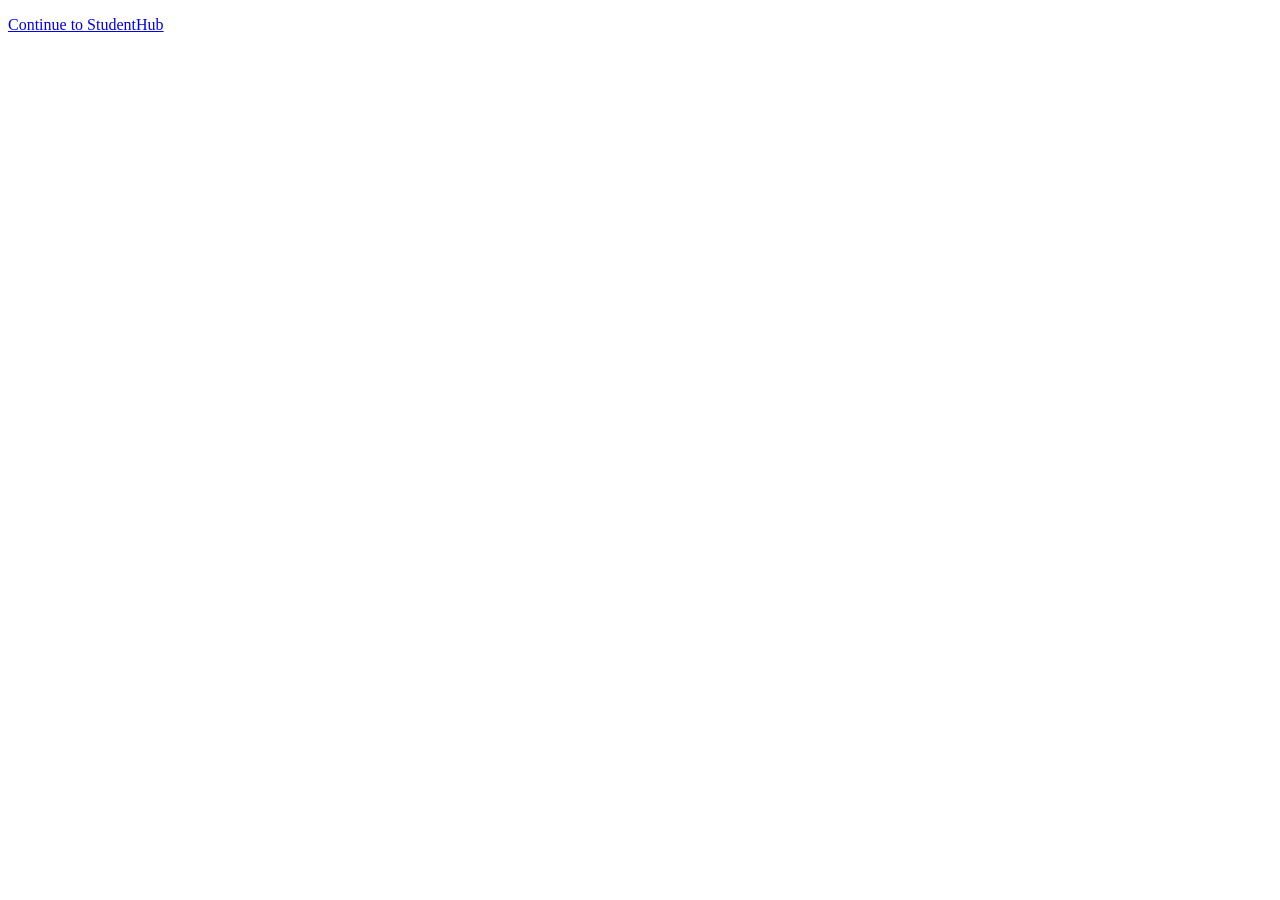
<file: index.html>
<!doctype html>
<html lang="en"><head><meta charset="utf-8"><meta http-equiv="refresh" content="0;url=login.php"><title>StudentHub</title></head><body><p><a href="login.php">Continue to StudentHub</a></p></body></html>
</file>
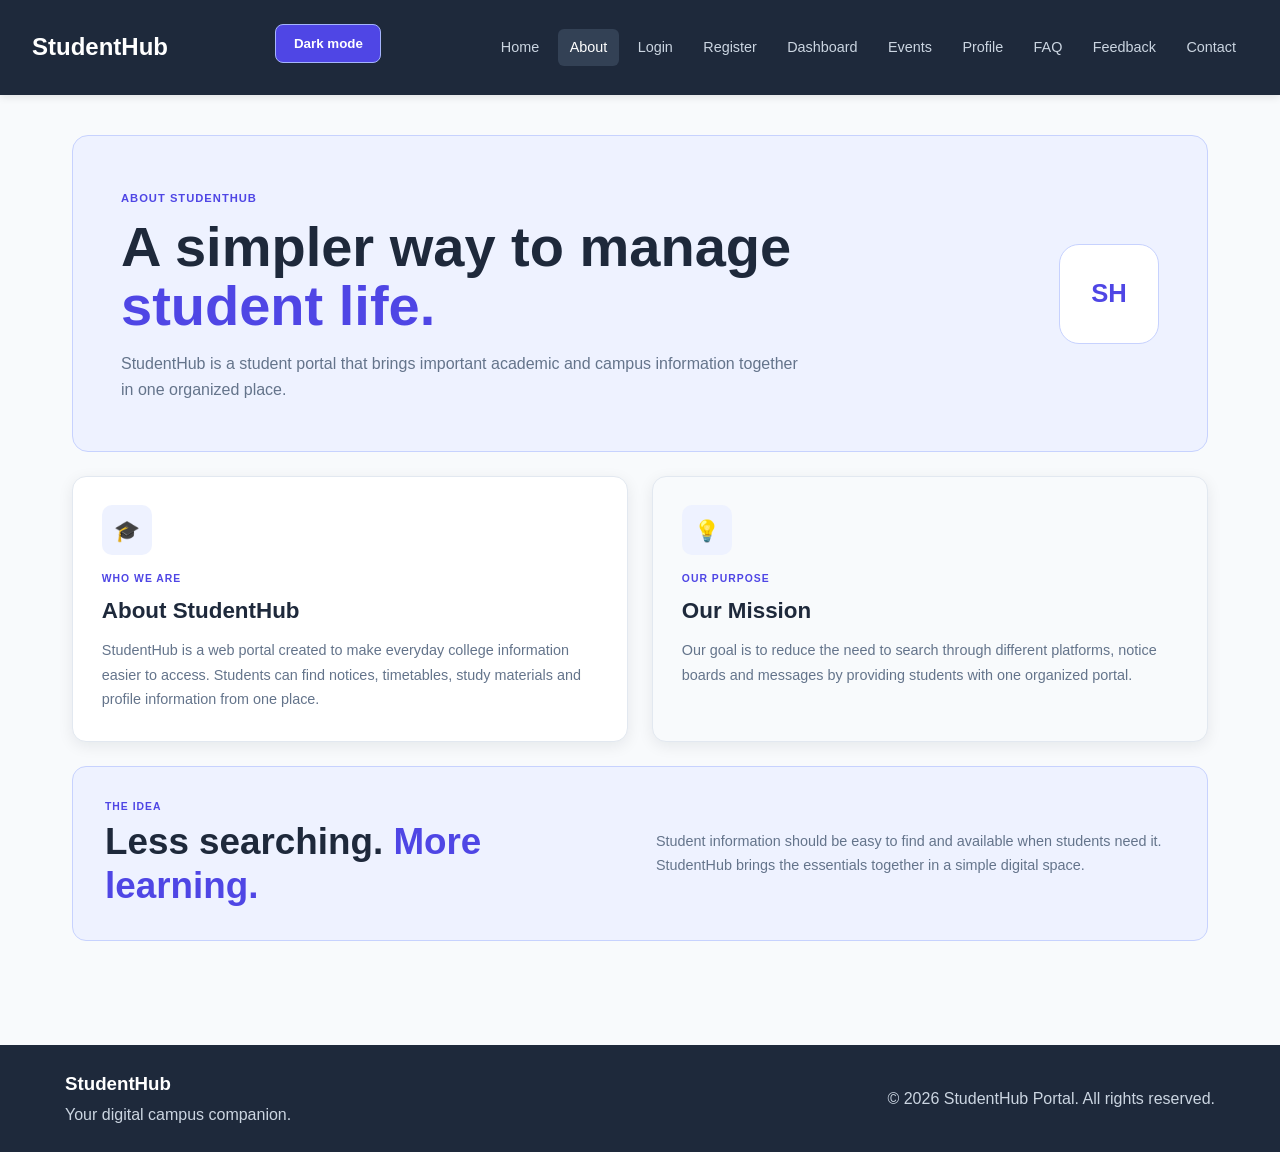
<file: about.html>
<!DOCTYPE html>

<html lang="en">

<head>


<meta charset="UTF-8">
<meta name="viewport" content="width=device-width, initial-scale=1.0">

<title>StudentHub | About</title>

<link rel="stylesheet" href="css/style.css">
    <script src="js/script.js" defer></script>
</head>

<body>


<!-- ================= HEADER ================= -->

<header>

    <h1>StudentHub</h1>

    <div class="header-controls">
        <button type="button" id="theme-toggle" aria-pressed="false" hidden>Dark mode</button>
        <button type="button" id="menu-toggle" aria-controls="main-navigation" aria-expanded="false" hidden>Menu</button>
    </div>
    <nav id="main-navigation" aria-label="Main navigation">

        <ul>
            <li><a href="home.html">Home</a></li>
            <li><a href="about.html" class="active">About</a></li>
            <li><a href="login.php">Login</a></li>
            <li><a href="register.html">Register</a></li>
            <li><a href="dashboard-router.php">Dashboard</a></li>
            <li><a href="events.html">Events</a></li>
            <li><a href="profile.html">Profile</a></li>
            <li><a href="faq.html">FAQ</a></li>
            <li><a href="feedback.html">Feedback</a></li>
        <li><a href="contact.html">Contact</a></li>
        </ul>

    </nav>

</header>


<!-- ================= MAIN ================= -->

<main class="about-main">


    <!-- ================= ABOUT INTRO ================= -->

    <section class="about-hero">

        <div class="about-hero-content">

            <span class="about-label">
                ABOUT STUDENTHUB
            </span>

            <h2>
                A simpler way to manage
                <span>student life.</span>
            </h2>

            <p>
                StudentHub is a student portal that brings
                important academic and campus information
                together in one organized place.
            </p>

        </div>

        <div class="about-logo">
            SH
        </div>

    </section>


    <!-- ================= ABOUT & MISSION ================= -->

    <div class="about-grid">


        <article class="about-card"
                 aria-labelledby="about-heading">

            <div class="about-card-icon">
                🎓
            </div>

            <span class="card-label">
                WHO WE ARE
            </span>

            <h3 id="about-heading">
                About StudentHub
            </h3>

            <p>
                StudentHub is a web portal created to make
                everyday college information easier to access.
                Students can find notices, timetables, study
                materials and profile information from one place.
            </p>

        </article>


        <section class="about-card mission-card"
                 aria-labelledby="mission-heading">

            <div class="about-card-icon">
                💡
            </div>

            <span class="card-label">
                OUR PURPOSE
            </span>

            <h3 id="mission-heading">
                Our Mission
            </h3>

            <p>
                Our goal is to reduce the need to search through
                different platforms, notice boards and messages
                by providing students with one organized portal.
            </p>

        </section>


    </div>


    <!-- ================= IDEA SECTION ================= -->

    <section class="about-highlight">

        <div>

            <span class="card-label">
                THE IDEA
            </span>

            <h3>
                Less searching.
                <span>More learning.</span>
            </h3>

        </div>

        <p>
            Student information should be easy to find and
            available when students need it. StudentHub brings
            the essentials together in a simple digital space.
        </p>

    </section>


</main>


<!-- ================= FOOTER ================= -->

<footer>

    <div class="footer-content">

        <div>

            <h3>StudentHub</h3>

            <p>
                Your digital campus companion.
            </p>

        </div>

        <div>

            <p>
                &copy; 2026 StudentHub Portal.
                All rights reserved.
            </p>

        </div>

    </div>

</footer>

</body>

</html>
</file>
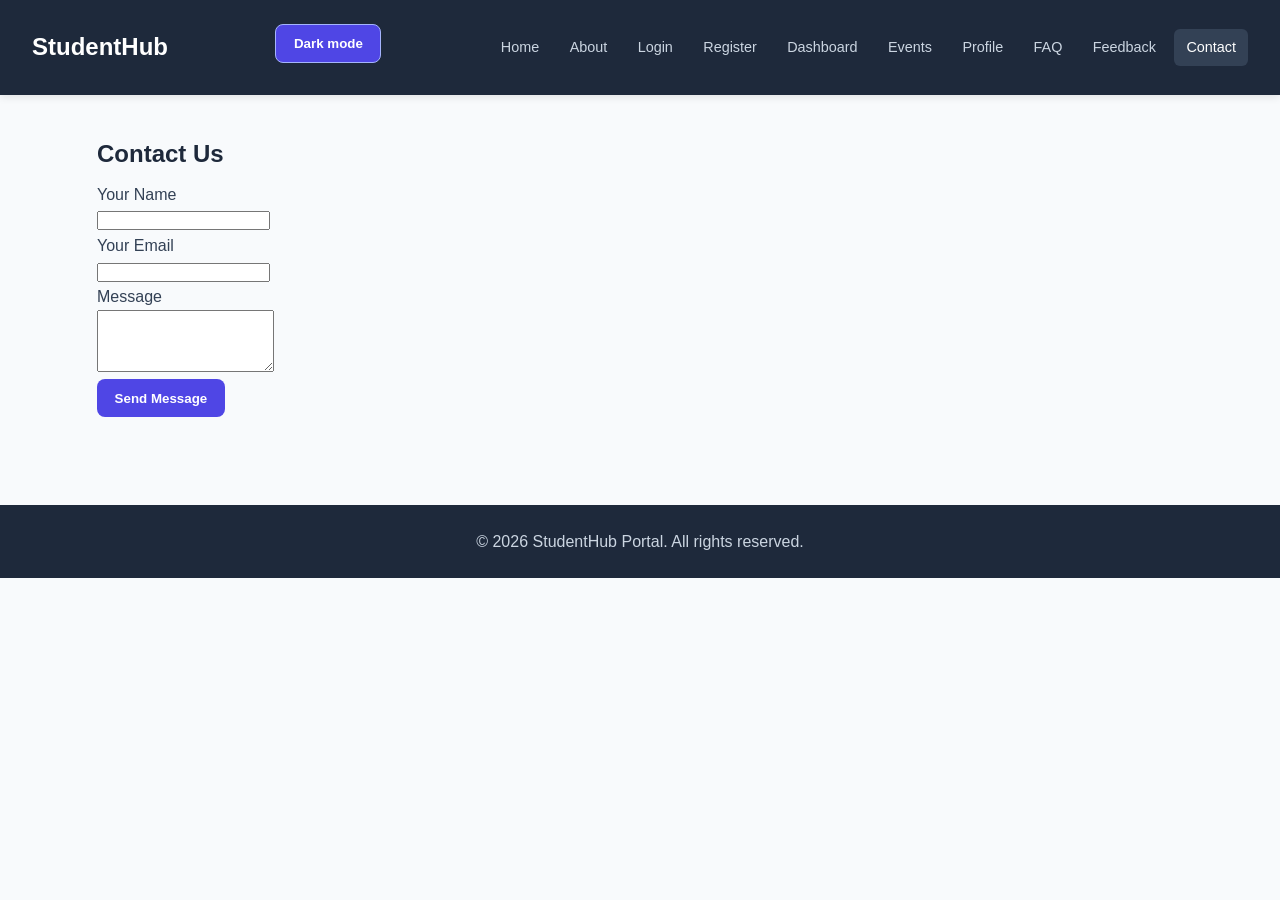
<file: contact.html>
<!DOCTYPE html>
<html lang="en">
<head>
  <meta charset="UTF-8">
  <meta name="viewport" content="width=device-width, initial-scale=1.0">
  <title>StudentHub | Contact</title>
    <script src="js/script.js" defer></script>
    <link rel="stylesheet" href="css/style.css">
</head>
<body>

  <header>
    <h1>StudentHub</h1>
    <div class="header-controls">
        <button type="button" id="theme-toggle" aria-pressed="false" hidden>Dark mode</button>
        <button type="button" id="menu-toggle" aria-controls="main-navigation" aria-expanded="false" hidden>Menu</button>
    </div>
    <nav id="main-navigation" aria-label="Main navigation">
      <ul>
        <li><a href="home.html">Home</a></li>
        <li><a href="about.html">About</a></li>
        <li><a href="login.php">Login</a></li>
        <li><a href="register.html">Register</a></li>
        <li><a href="dashboard-router.php">Dashboard</a></li>
        <li><a href="events.html">Events</a></li>
        <li><a href="profile.html">Profile</a></li>
        <li><a href="faq.html">FAQ</a></li>
        <li><a href="feedback.html">Feedback</a></li>   
      <li><a href="contact.html" class="active">Contact</a></li>
        </ul>
    </nav>
  </header>

  <main>
    <section aria-labelledby="contact-heading">
      <h2 id="contact-heading">Contact Us</h2>
      <form>
        <div>
          <label for="contact-name">Your Name</label><br>
          <input type="text" id="contact-name" name="name" required>
        </div>
        <div>
          <label for="contact-email">Your Email</label><br>
          <input type="email" id="contact-email" name="email" required>
        </div>
        <div>
          <label for="contact-message">Message</label><br>
          <textarea id="contact-message" name="message" rows="4" required></textarea>
        </div>
        <button type="submit">Send Message</button>
      </form>
    </section>
  </main>

  <footer>
    <p>&copy; 2026 StudentHub Portal. All rights reserved.</p>
  </footer>

</body>
</html>
</file>
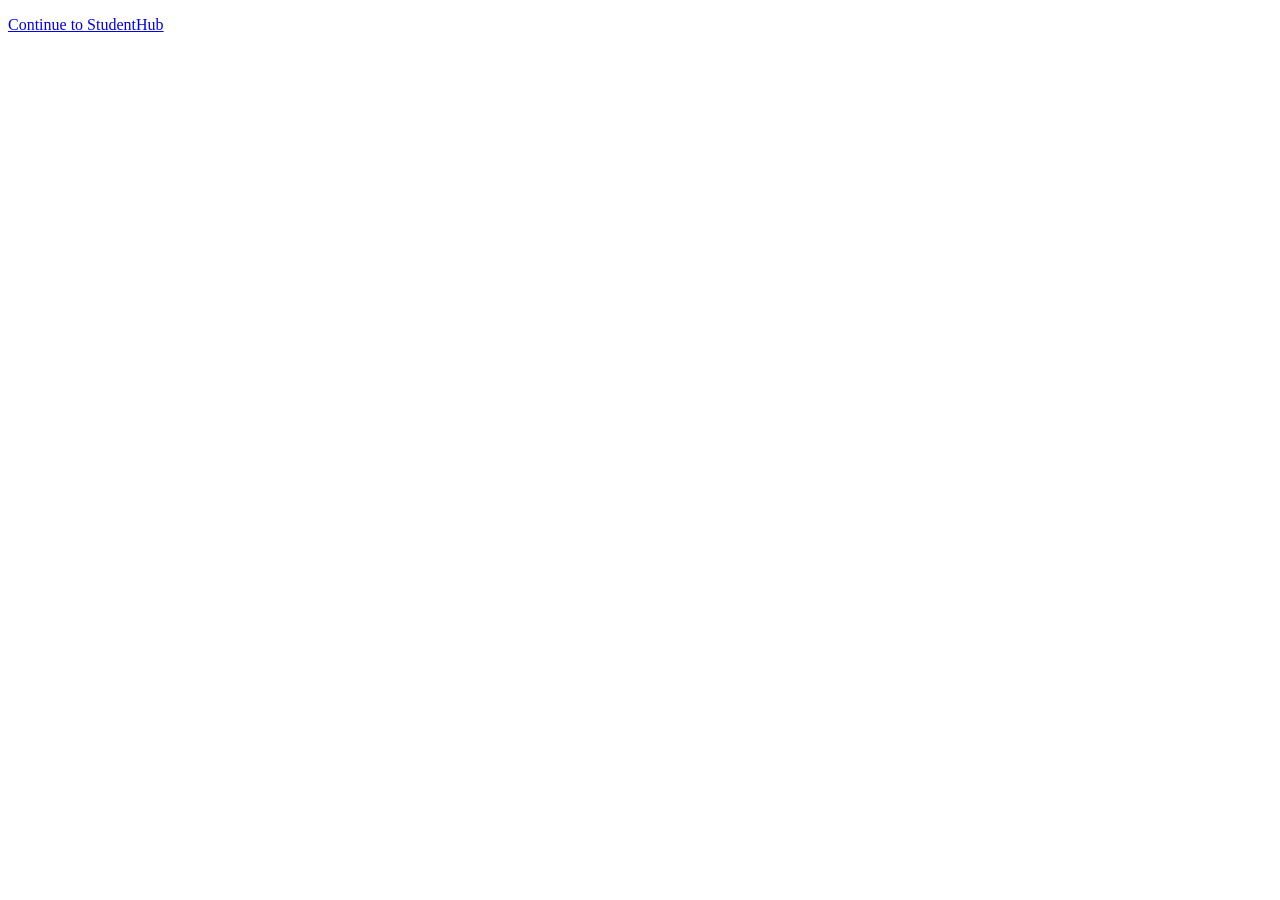
<file: dashboard.html>
<!doctype html>
<html lang="en"><head><meta charset="utf-8"><meta http-equiv="refresh" content="0;url=dashboard-router.php"><title>StudentHub</title></head><body><p><a href="dashboard-router.php">Continue to StudentHub</a></p></body></html>
</file>
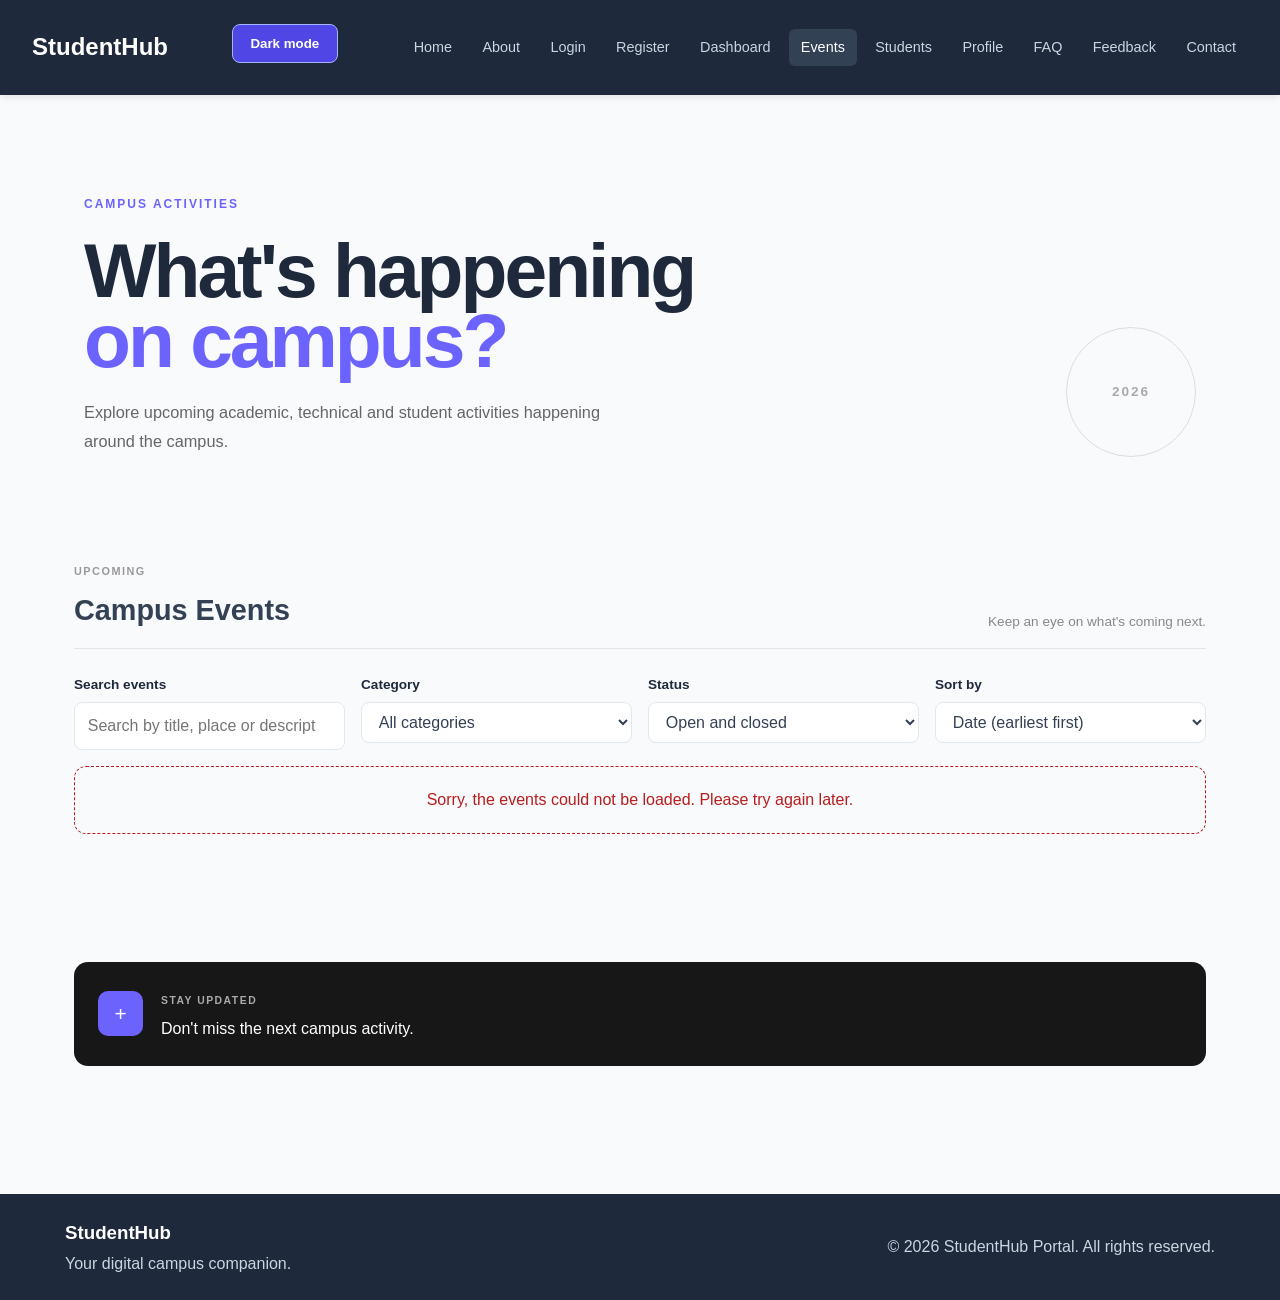
<file: events.html>
<!DOCTYPE html>

<html lang="en">

<head>
    <meta charset="UTF-8">
    <meta name="viewport" content="width=device-width, initial-scale=1.0">

    <title>StudentHub | Events</title>

    <link rel="stylesheet" href="css/style.css">
    <script src="js/script.js" defer></script>
    <script type="module" src="js/events.js"></script>
</head>

<body>

<!-- ================= HEADER ================= -->

<header>
    <h1>StudentHub</h1>

    <div class="header-controls">
        <button type="button" id="theme-toggle" aria-pressed="false" hidden>Dark mode</button>
        <button type="button" id="menu-toggle" aria-controls="main-navigation" aria-expanded="false" hidden>Menu</button>
    </div>
    <nav id="main-navigation" aria-label="Main navigation">
        <ul>
            <li><a href="home.html">Home</a></li>
            <li><a href="about.html">About</a></li>
            <li><a href="login.php">Login</a></li>
            <li><a href="register.html">Register</a></li>
            <li><a href="dashboard-router.php">Dashboard</a></li>
            <li><a href="events.html" class="active">Events</a></li>
            <li><a href="students.html">Students</a></li>
            <li><a href="profile.html">Profile</a></li>
            <li><a href="faq.html">FAQ</a></li>
            <li><a href="feedback.html">Feedback</a></li>
            <li><a href="contact.html">Contact</a></li>
        </ul>
    </nav>
</header>

<!-- ================= MAIN ================= -->

<main class="events-main">

    <section class="events-intro">
        <div>
            <span class="events-label">CAMPUS ACTIVITIES</span>
            <h2>
                What's happening<br>
                <span>on campus?</span>
            </h2>
            <p>
                Explore upcoming academic, technical and student
                activities happening around the campus.
            </p>
        </div>
        <div class="events-mark">2026</div>
    </section>

    <section class="events-section" aria-labelledby="events-heading">

        <div class="events-heading">
            <div>
                <span>UPCOMING</span>
                <h3 id="events-heading">Campus Events</h3>
            </div>
            <p>Keep an eye on what's coming next.</p>
        </div>

        <div class="events-controls">
            <div class="control-group">
                <label for="event-search">Search events</label>
                <input type="search" id="event-search" placeholder="Search by title, place or description">
            </div>

            <div class="control-group">
                <label for="event-category">Category</label>
                <select id="event-category">
                    <option value="all">All categories</option>
                </select>
            </div>

            <div class="control-group">
                <label for="event-status">Status</label>
                <select id="event-status"><option value="all">Open and closed</option><option value="open">Open</option><option value="closed">Closed</option></select>
            </div>

            <div class="control-group">
                <label for="event-sort">Sort by</label>
                <select id="event-sort">
                    <option value="date-asc">Date (earliest first)</option>
                    <option value="date-desc">Date (latest first)</option>
                    <option value="title-asc">Title (A to Z)</option>
                    <option value="title-desc">Title (Z to A)</option>
                </select>
            </div>
        </div>

        <p id="events-count" aria-live="polite"></p>
        <p id="data-notice" class="data-notice" aria-live="polite"></p>

        <div class="events-grid" id="events-container"></div>

        <nav id="pagination" class="pagination" aria-label="Events pages"></nav>

    </section>

    <section class="events-note">
        <div class="events-note-icon">+</div>
        <div>
            <span>STAY UPDATED</span>
            <h3>Don't miss the next campus activity.</h3>
        </div>
    </section>

</main>

<!-- ================= FOOTER ================= -->

<footer>
    <div class="footer-content">
        <div>
            <h3>StudentHub</h3>
            <p>Your digital campus companion.</p>
        </div>
        <div>
            <p>
                &copy; 2026 StudentHub Portal.
                All rights reserved.
            </p>
        </div>
    </div>
</footer>

</body>
</html>
</file>
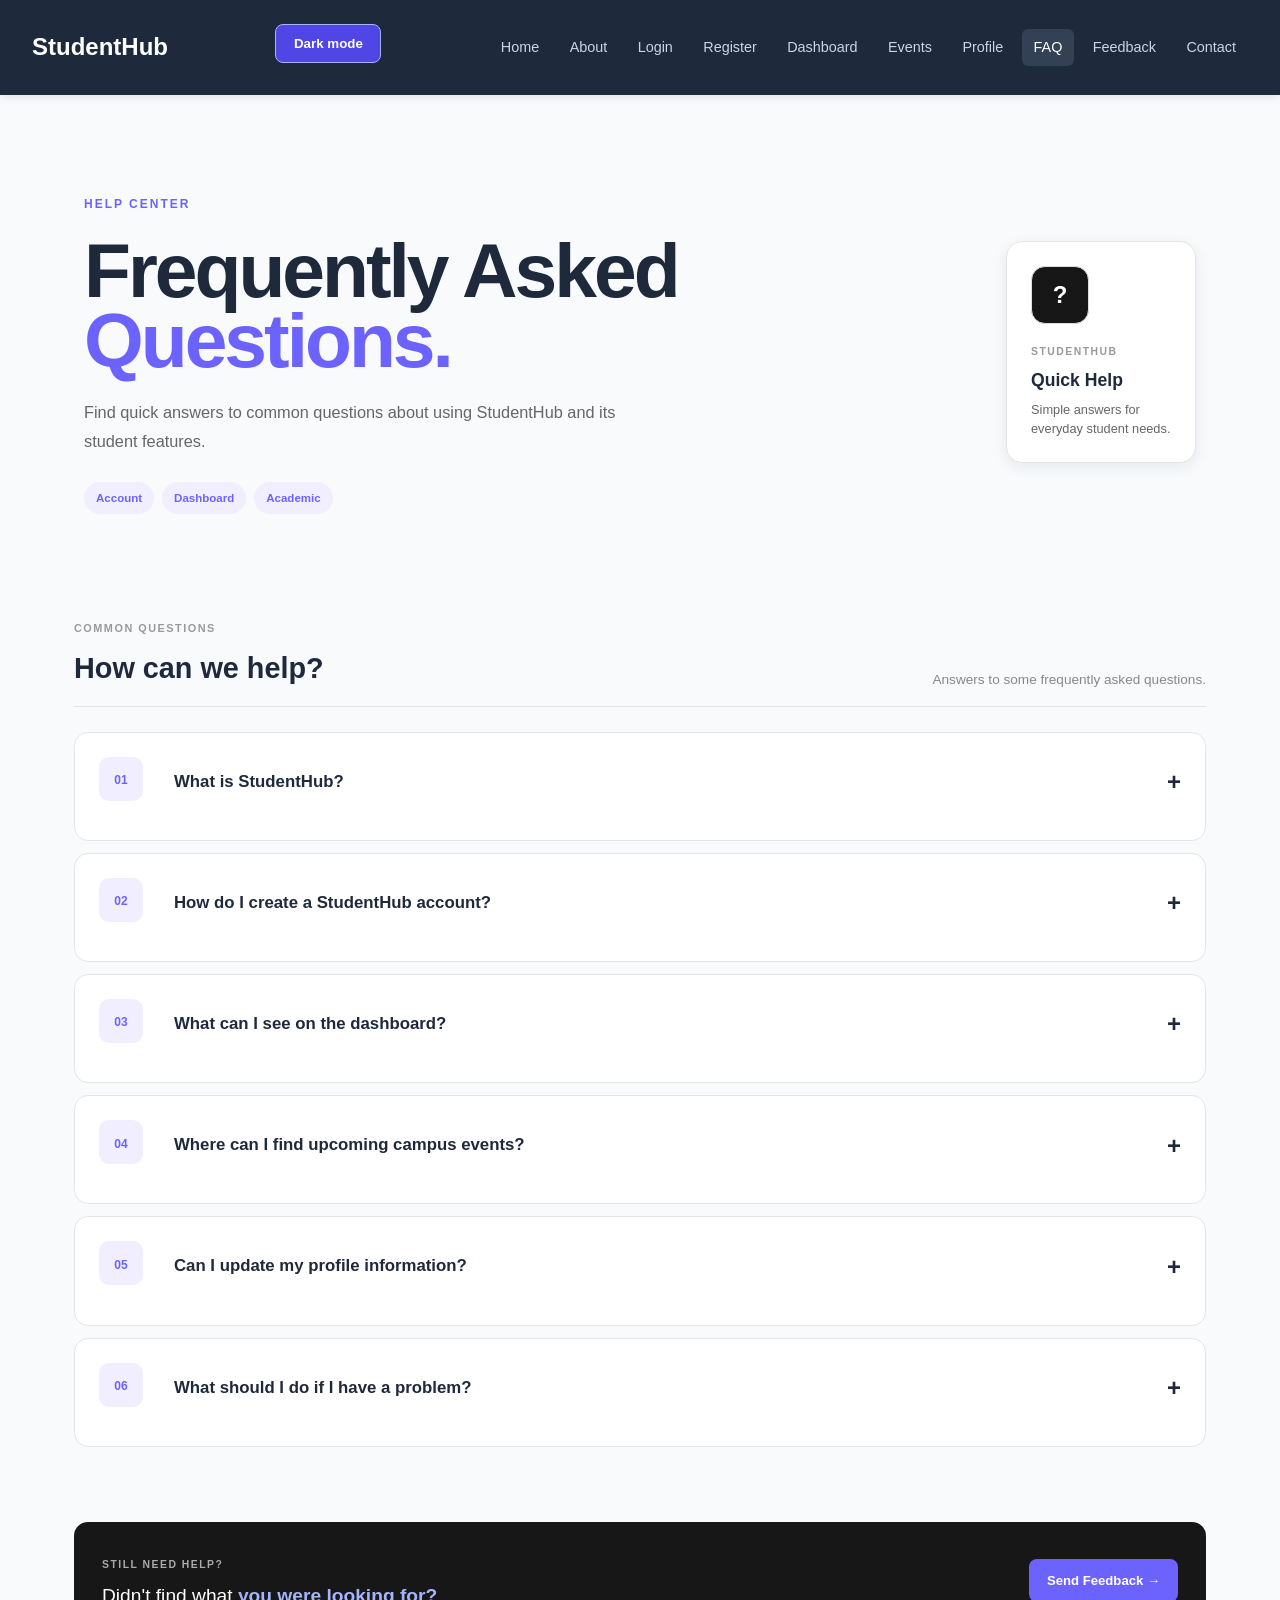
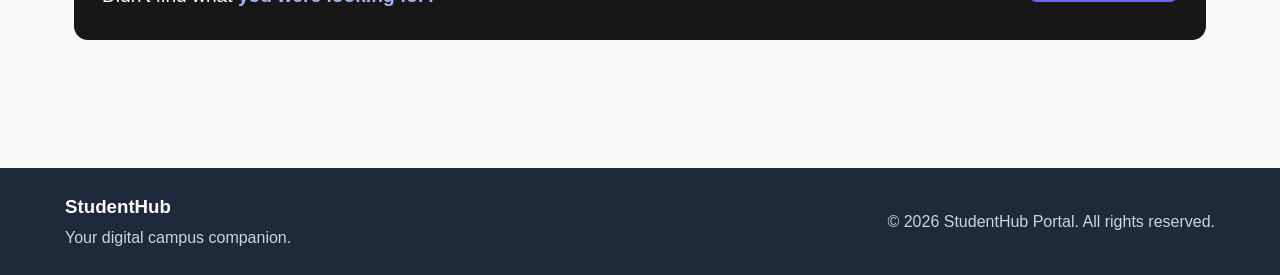
<file: faq.html>
<!DOCTYPE html>

<html lang="en">

<head>
    <meta charset="UTF-8">
    <meta name="viewport" content="width=device-width, initial-scale=1.0">


<title>StudentHub | FAQ</title>

<link rel="stylesheet" href="css/style.css">
    <script src="js/script.js" defer></script>
</head>

<body>


<!-- ================= HEADER ================= -->

<header>

    <h1>StudentHub</h1>

    <div class="header-controls">
        <button type="button" id="theme-toggle" aria-pressed="false" hidden>Dark mode</button>
        <button type="button" id="menu-toggle" aria-controls="main-navigation" aria-expanded="false" hidden>Menu</button>
    </div>
    <nav id="main-navigation" aria-label="Main navigation">
        <ul>
            <li><a href="home.html">Home</a></li>
            <li><a href="about.html">About</a></li>
            <li><a href="login.php">Login</a></li>
            <li><a href="register.html">Register</a></li>
            <li><a href="dashboard-router.php">Dashboard</a></li>
            <li><a href="events.html">Events</a></li>
            <li><a href="profile.html">Profile</a></li>
            <li><a href="faq.html" class="active">FAQ</a></li>
            <li><a href="feedback.html">Feedback</a></li>
        <li><a href="contact.html">Contact</a></li>
        </ul>
    </nav>

</header>


<!-- ================= MAIN ================= -->

<main class="faq-main">


    <!-- ================= FAQ INTRO ================= -->

    <section class="faq-intro">

        <div class="faq-intro-content">

            <span class="faq-label">
                HELP CENTER
            </span>

            <h2>
                Frequently Asked
                <span>Questions.</span>
            </h2>

            <p>
                Find quick answers to common questions about
                using StudentHub and its student features.
            </p>

            <div class="faq-categories">
                <span>Account</span>
                <span>Dashboard</span>
                <span>Academic</span>
            </div>

        </div>


        <div class="faq-side-info">

            <div class="faq-mark">
                ?
            </div>

            <span>STUDENTHUB</span>

            <strong>Quick Help</strong>

            <p>
                Simple answers for everyday student needs.
            </p>

        </div>

    </section>


    <!-- ================= FAQ QUESTIONS ================= -->

    <section class="faq-section" aria-labelledby="faq-heading">

        <div class="faq-heading">

            <div>
                <span>COMMON QUESTIONS</span>

                <h3 id="faq-heading">
                    How can we help?
                </h3>
            </div>

            <p>
                Answers to some frequently asked questions.
            </p>

        </div>


        <div class="faq-list">


            <!-- FAQ 1 -->

            <article class="faq-item">

                <div class="faq-number">
                    01
                </div>

                <div class="faq-question"><h3><button class="faq-toggle" type="button" aria-expanded="true" aria-controls="faq-answer-1" id="faq-question-1">What is StudentHub?<span class="faq-symbol" aria-hidden="true">−</span></button></h3>
                    <p id="faq-answer-1">StudentHub is a digital campus companion that
                        helps students access important academic
                        information and campus activities in one place.</p></div>

            </article>


            <!-- FAQ 2 -->

            <article class="faq-item">

                <div class="faq-number">
                    02
                </div>

                <div class="faq-question"><h3><button class="faq-toggle" type="button" aria-expanded="true" aria-controls="faq-answer-2" id="faq-question-2">How do I create a StudentHub account?<span class="faq-symbol" aria-hidden="true">−</span></button></h3>
                    <p id="faq-answer-2">Open the Register page from the navigation menu,
                        enter your student information and submit the
                        registration form.</p></div>

            </article>


            <!-- FAQ 3 -->

            <article class="faq-item">

                <div class="faq-number">
                    03
                </div>

                <div class="faq-question"><h3><button class="faq-toggle" type="button" aria-expanded="true" aria-controls="faq-answer-3" id="faq-question-3">What can I see on the dashboard?<span class="faq-symbol" aria-hidden="true">−</span></button></h3>
                    <p id="faq-answer-3">The dashboard provides quick access to student
                        notices, timetable information and study
                        materials.</p></div>

            </article>


            <!-- FAQ 4 -->

            <article class="faq-item">

                <div class="faq-number">
                    04
                </div>

                <div class="faq-question"><h3><button class="faq-toggle" type="button" aria-expanded="true" aria-controls="faq-answer-4" id="faq-question-4">Where can I find upcoming campus events?<span class="faq-symbol" aria-hidden="true">−</span></button></h3>
                    <p id="faq-answer-4">Visit the Events page to view upcoming
                        technical activities, competitions and other
                        campus events.</p></div>

            </article>


            <!-- FAQ 5 -->

            <article class="faq-item">

                <div class="faq-number">
                    05
                </div>

                <div class="faq-question"><h3><button class="faq-toggle" type="button" aria-expanded="true" aria-controls="faq-answer-5" id="faq-question-5">Can I update my profile information?<span class="faq-symbol" aria-hidden="true">−</span></button></h3>
                    <p id="faq-answer-5">Yes. Open the Profile page and use the
                        Update Information section to edit your
                        basic student details.</p></div>

            </article>


            <!-- FAQ 6 -->

            <article class="faq-item">

                <div class="faq-number">
                    06
                </div>

                <div class="faq-question"><h3><button class="faq-toggle" type="button" aria-expanded="true" aria-controls="faq-answer-6" id="faq-question-6">What should I do if I have a problem?<span class="faq-symbol" aria-hidden="true">−</span></button></h3>
                    <p id="faq-answer-6">If you cannot find an answer here, visit the
                        Feedback page and send your question or feedback
                        to the StudentHub team.</p></div>

            </article>

        </div>

    </section>


    <!-- ================= STILL NEED HELP ================= -->

    <section class="faq-help">

        <div>

            <span>
                STILL NEED HELP?
            </span>

            <h3>
                Didn't find what
                <strong>you were looking for?</strong>
            </h3>

        </div>

        <a href="feedback.html" class="faq-help-button">
            Send Feedback →
        </a>

    </section>


</main>


<!-- ================= FOOTER ================= -->

<footer>

    <div class="footer-content">

        <div>

            <h3>StudentHub</h3>

            <p>
                Your digital campus companion.
            </p>

        </div>

        <div>

            <p>
                &copy; 2026 StudentHub Portal.
                All rights reserved.
            </p>

        </div>

    </div>

</footer>

</body>

</html>
</file>
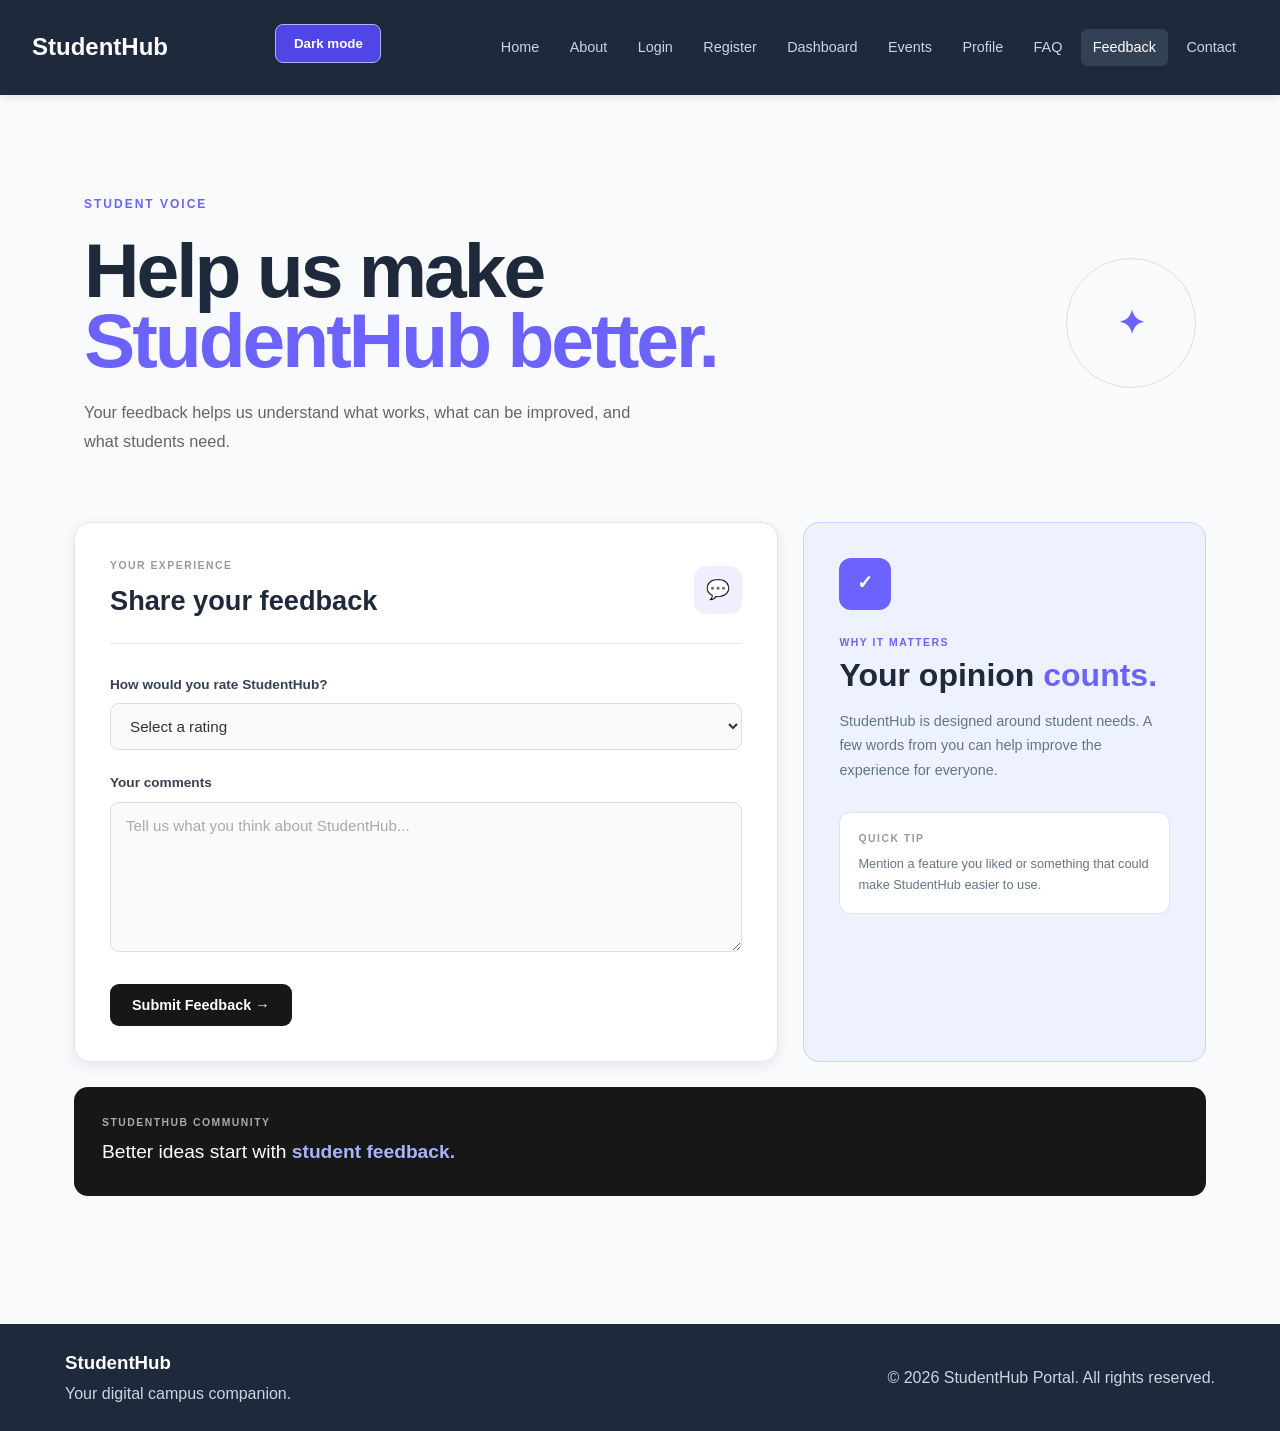
<file: feedback.html>
<!DOCTYPE html>

<html lang="en">

<head>
    <meta charset="UTF-8">
    <meta name="viewport" content="width=device-width, initial-scale=1.0">


<title>StudentHub | Feedback</title>

<link rel="stylesheet" href="css/style.css">
    <script src="js/script.js" defer></script>
</head>

<body>


<!-- ================= HEADER ================= -->

<header>

    <h1>StudentHub</h1>

    <div class="header-controls">
        <button type="button" id="theme-toggle" aria-pressed="false" hidden>Dark mode</button>
        <button type="button" id="menu-toggle" aria-controls="main-navigation" aria-expanded="false" hidden>Menu</button>
    </div>
    <nav id="main-navigation" aria-label="Main navigation">
        <ul>
            <li><a href="home.html">Home</a></li>
            <li><a href="about.html">About</a></li>
            <li><a href="login.php">Login</a></li>
            <li><a href="register.html">Register</a></li>
            <li><a href="dashboard-router.php">Dashboard</a></li>
            <li><a href="events.html">Events</a></li>
            <li><a href="profile.html">Profile</a></li>
            <li><a href="faq.html">FAQ</a></li>
            <li><a href="feedback.html" class="active">Feedback</a></li>
        <li><a href="contact.html">Contact</a></li>
        </ul>
    </nav>

</header>


<!-- ================= MAIN ================= -->

<main class="feedback-main">

    <!-- INTRO -->

    <section class="feedback-intro">

        <div>

            <span class="feedback-label">
                STUDENT VOICE
            </span>

            <h2>
                Help us make
                <span>StudentHub better.</span>
            </h2>

            <p>
                Your feedback helps us understand what works,
                what can be improved, and what students need.
            </p>

        </div>

        <div class="feedback-mark">
            ✦
        </div>

    </section>


    <!-- FEEDBACK LAYOUT -->

    <div class="feedback-layout">


        <!-- FORM -->

        <section class="feedback-card">

            <div class="feedback-card-heading">

                <div>
                    <span>YOUR EXPERIENCE</span>

                    <h3>Share your feedback</h3>
                </div>

                <span class="feedback-icon">💬</span>

            </div>


            <form class="feedback-form">

                <!-- Rating -->

                <div class="rating-section">

                    <label for="feedback-rating">
                        How would you rate StudentHub?
                    </label>

                    <select
                        id="feedback-rating"
                        name="rating"
                        required
                    >
                        <option value="">Select a rating</option>
                        <option value="5">Excellent</option>
                        <option value="4">Good</option>
                        <option value="3">Average</option>
                        <option value="2">Poor</option>
                    </select>

                </div>


                <!-- Comments -->

                <div>

                    <label for="feedback-comments">
                        Your comments
                    </label>

                    <textarea
                        id="feedback-comments"
                        name="comments"
                        rows="6"
                        placeholder="Tell us what you think about StudentHub..."
                        required
                    ></textarea>

                </div>


                <button type="submit" class="feedback-submit">
                    Submit Feedback →
                </button>

            </form>

        </section>


        <!-- SIDE INFORMATION -->

        <aside class="feedback-side">

            <div class="feedback-side-icon">
                ✓
            </div>

            <span>WHY IT MATTERS</span>

            <h3>
                Your opinion
                <strong>counts.</strong>
            </h3>

            <p>
                StudentHub is designed around student needs.
                A few words from you can help improve the
                experience for everyone.
            </p>


            <div class="feedback-note">

                <span>QUICK TIP</span>

                <p>
                    Mention a feature you liked or something
                    that could make StudentHub easier to use.
                </p>

            </div>

        </aside>

    </div>


    <!-- BOTTOM MESSAGE -->

    <section class="feedback-bottom">

        <span>STUDENTHUB COMMUNITY</span>

        <h3>
            Better ideas start with
            <strong>student feedback.</strong>
        </h3>

    </section>

</main>


<!-- ================= FOOTER ================= -->

<footer>

    <div class="footer-content">

        <div>
            <h3>StudentHub</h3>

            <p>
                Your digital campus companion.
            </p>
        </div>

        <div>
            <p>
                &copy; 2026 StudentHub Portal.
                All rights reserved.
            </p>
        </div>

    </div>

</footer>

</body>

</html>
</file>
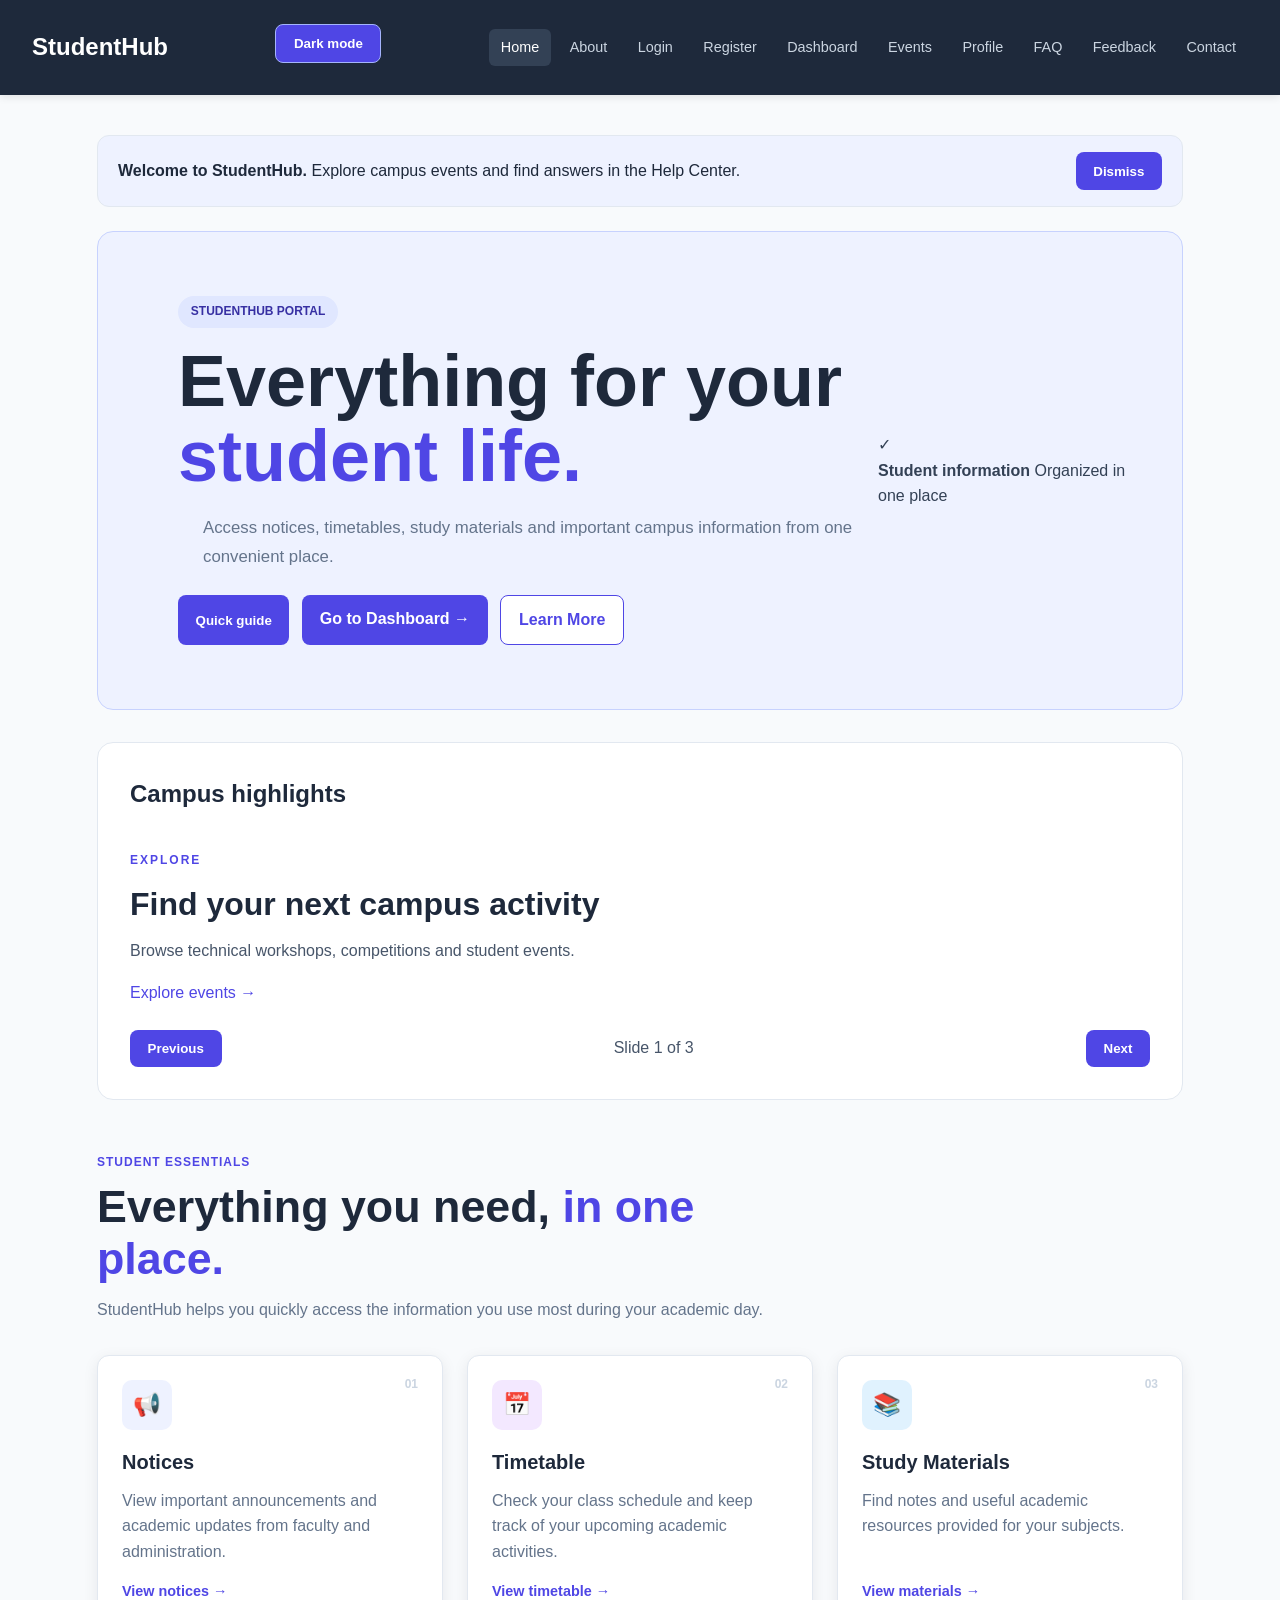
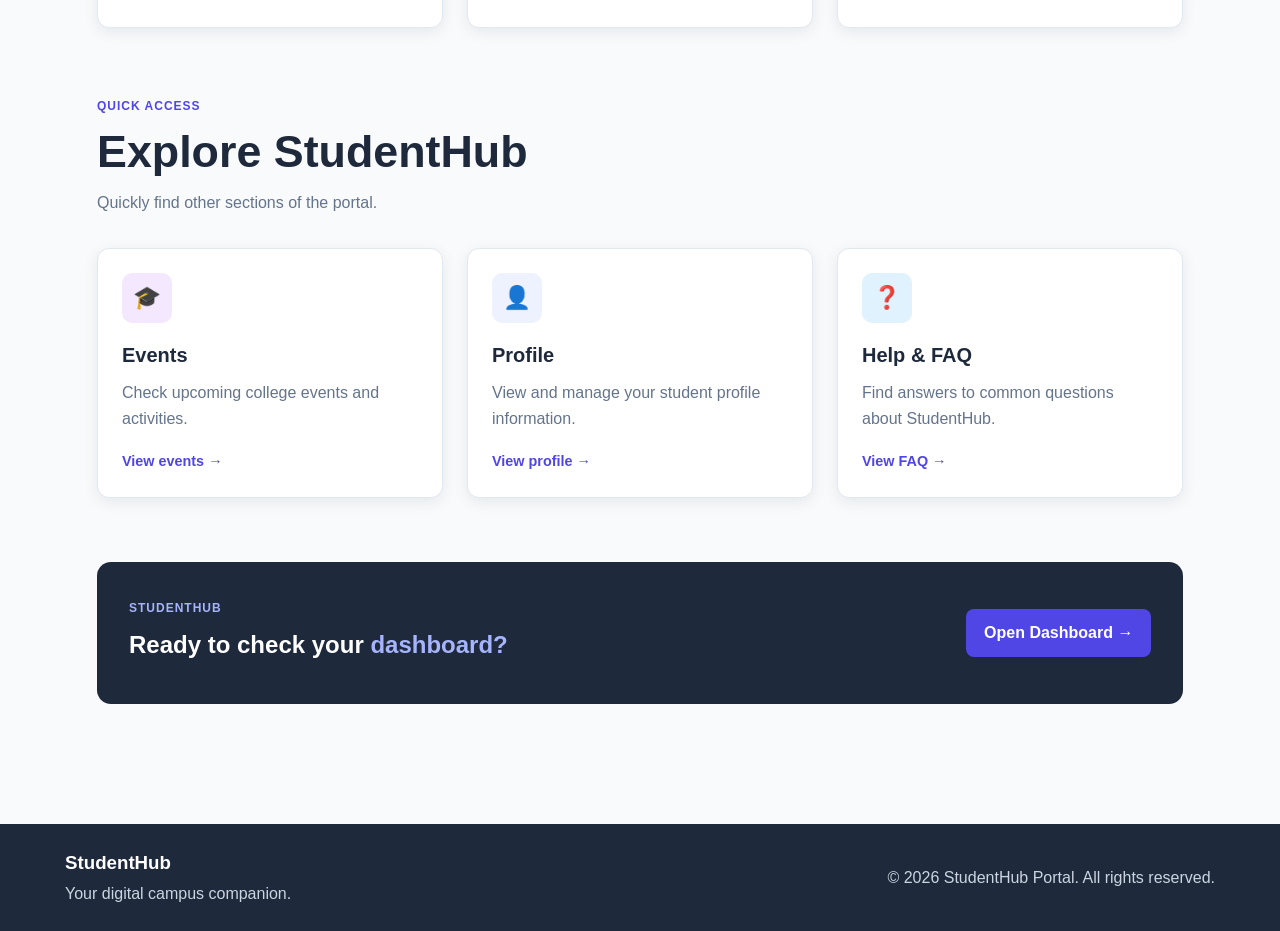
<file: home.html>
<!DOCTYPE html>

<html lang="en">

<head>
    <meta charset="UTF-8">
    <meta name="viewport" content="width=device-width, initial-scale=1.0">


<title>StudentHub | Home</title>

<link rel="stylesheet" href="css/style.css">
    <script src="js/script.js" defer></script>
</head>

<body>


<!-- ================= HEADER ================= -->

<header>
    <h1>StudentHub</h1>

    <div class="header-controls">
        <button type="button" id="theme-toggle" aria-pressed="false" hidden>Dark mode</button>
        <button type="button" id="menu-toggle" aria-controls="main-navigation" aria-expanded="false" hidden>Menu</button>
    </div>
    <nav id="main-navigation" aria-label="Main navigation">
        <ul>
            <li><a href="home.html" class="active">Home</a></li>
            <li><a href="about.html">About</a></li>
            <li><a href="login.php">Login</a></li>
            <li><a href="register.html">Register</a></li>
            <li><a href="dashboard-router.php">Dashboard</a></li>
            <li><a href="events.html">Events</a></li>
            <li><a href="profile.html">Profile</a></li>
            <li><a href="faq.html">FAQ</a></li>
            <li><a href="feedback.html">Feedback</a></li>
        <li><a href="contact.html">Contact</a></li>
        </ul>
    </nav>
</header>


<!-- ================= MAIN CONTENT ================= -->

<main>
    <aside class="notification-banner" id="welcome-notice" aria-label="StudentHub notice">
        <p><strong>Welcome to StudentHub.</strong> Explore campus events and find answers in the Help Center.</p>
        <button type="button" id="dismiss-notice" aria-label="Dismiss welcome notice" hidden>Dismiss</button>
    </aside>

    <!-- ================= HERO ================= -->

    <section class="hero home-hero">

        <div class="hero-content">

            <span class="hero-badge">
                STUDENTHUB PORTAL
            </span>

            <h2>
                Everything for your
                <span>student life.</span>
            </h2>

            <p>
                Access notices, timetables, study materials and
                important campus information from one convenient place.
            </p>

            <div class="hero-actions">
                <button type="button" id="open-guide" aria-haspopup="dialog" hidden>Quick guide</button>

                <a href="dashboard-router.php" class="btn">
                    Go to Dashboard →
                </a>

                <a href="about.html" class="btn btn-secondary">
                    Learn More
                </a>

            </div>

        </div>


        <!-- Small information card -->

        <div class="hero-floating-card">

            <div class="floating-icon">
                ✓
            </div>

            <div>
                <strong>Student information</strong>
                <span>Organized in one place</span>
            </div>

        </div>

    </section>


    <section class="campus-slider" aria-labelledby="highlights-heading" aria-roledescription="carousel">
        <h2 id="highlights-heading">Campus highlights</h2>
        <div id="highlight-slides">
            <article class="highlight-slide" role="group" aria-roledescription="slide" aria-label="1 of 3">
                <span class="slide-tag">EXPLORE</span><h3>Find your next campus activity</h3>
                <p>Browse technical workshops, competitions and student events.</p><a href="events.html">Explore events &rarr;</a>
            </article>
            <article class="highlight-slide" role="group" aria-roledescription="slide" aria-label="2 of 3">
                <span class="slide-tag">ORGANIZE</span><h3>Your academic day in one place</h3>
                <p>Check the dashboard for notices, timetable information and study materials.</p><a href="dashboard-router.php">Open dashboard &rarr;</a>
            </article>
            <article class="highlight-slide" role="group" aria-roledescription="slide" aria-label="3 of 3">
                <span class="slide-tag">GET HELP</span><h3>A quick answer is one click away</h3>
                <p>Visit the FAQ page for help with common StudentHub questions.</p><a href="faq.html">Visit the Help Center &rarr;</a>
            </article>
        </div>
        <div class="slider-controls" hidden>
            <button type="button" id="previous-slide" aria-controls="highlight-slides">Previous</button>
            <p id="slide-status" role="status" aria-live="polite" aria-atomic="true">Slide 1 of 3</p>
            <button type="button" id="next-slide" aria-controls="highlight-slides">Next</button>
        </div>
    </section>

    <!-- ================= STUDENT ESSENTIALS ================= -->

    <section class="home-section">

        <div class="section-heading">

            <span>STUDENT ESSENTIALS</span>

            <h2>
                Everything you need,
                <span>in one place.</span>
            </h2>

            <p>
                StudentHub helps you quickly access the information
                you use most during your academic day.
            </p>

        </div>


        <div class="features-grid">

            <!-- Notices -->

            <article class="feature-card">

                <div class="feature-icon notice-icon">
                    📢
                </div>

                <span class="feature-number">01</span>

                <h3>Notices</h3>

                <p>
                    View important announcements and academic
                    updates from faculty and administration.
                </p>

                <a href="dashboard-router.php" class="feature-link">
                    View notices →
                </a>

            </article>


            <!-- Timetable -->

            <article class="feature-card">

                <div class="feature-icon timetable-icon">
                    📅
                </div>

                <span class="feature-number">02</span>

                <h3>Timetable</h3>

                <p>
                    Check your class schedule and keep track of
                    your upcoming academic activities.
                </p>

                <a href="dashboard-router.php" class="feature-link">
                    View timetable →
                </a>

            </article>


            <!-- Study Materials -->

            <article class="feature-card">

                <div class="feature-icon material-icon">
                    📚
                </div>

                <span class="feature-number">03</span>

                <h3>Study Materials</h3>

                <p>
                    Find notes and useful academic resources
                    provided for your subjects.
                </p>

                <a href="dashboard-router.php" class="feature-link">
                    View materials →
                </a>

            </article>

        </div>

    </section>


    <!-- ================= QUICK ACCESS ================= -->

    <section class="home-section">

        <div class="section-heading">

            <span>QUICK ACCESS</span>

            <h2>
                Explore StudentHub
            </h2>

            <p>
                Quickly find other sections of the portal.
            </p>

        </div>


        <div class="features-grid">

            <article class="feature-card">

                <div class="feature-icon timetable-icon">
                    🎓
                </div>

                <h3>Events</h3>

                <p>
                    Check upcoming college events and activities.
                </p>

                <a href="events.html" class="feature-link">
                    View events →
                </a>

            </article>


            <article class="feature-card">

                <div class="feature-icon notice-icon">
                    👤
                </div>

                <h3>Profile</h3>

                <p>
                    View and manage your student profile information.
                </p>

                <a href="profile.html" class="feature-link">
                    View profile →
                </a>

            </article>


            <article class="feature-card">

                <div class="feature-icon material-icon">
                    ❓
                </div>

                <h3>Help & FAQ</h3>

                <p>
                    Find answers to common questions about StudentHub.
                </p>

                <a href="faq.html" class="feature-link">
                    View FAQ →
                </a>

            </article>

        </div>

    </section>


    <!-- ================= SIMPLE CTA ================= -->

    <section class="final-cta">

        <div>

            <span>STUDENTHUB</span>

            <h2>
                Ready to check your
                <strong>dashboard?</strong>
            </h2>

        </div>

        <a href="dashboard-router.php" class="btn cta-button">
            Open Dashboard →
        </a>

    </section>

</main>


<!-- ================= FOOTER ================= -->

<footer>

    <div class="footer-content">

        <div>
            <h3>StudentHub</h3>

            <p>
                Your digital campus companion.
            </p>
        </div>

        <div>
            <p>
                &copy; 2026 StudentHub Portal.
                All rights reserved.
            </p>
        </div>

    </div>

</footer>

<dialog id="guide-dialog" aria-labelledby="guide-title" aria-describedby="guide-description">
    <h2 id="guide-title">Welcome to StudentHub</h2>
    <p id="guide-description">Use the navigation menu to explore your student portal.</p>
    <ul><li>Dashboard: notices, timetable and materials.</li><li>Events: campus activities and workshops.</li><li>FAQ: click a question to reveal its answer.</li></ul>
    <p>Use the theme button to switch between light and dark mode.</p>
    <button type="button" id="close-guide" autofocus>Close guide</button>
</dialog>
</body>
</html>
</file>
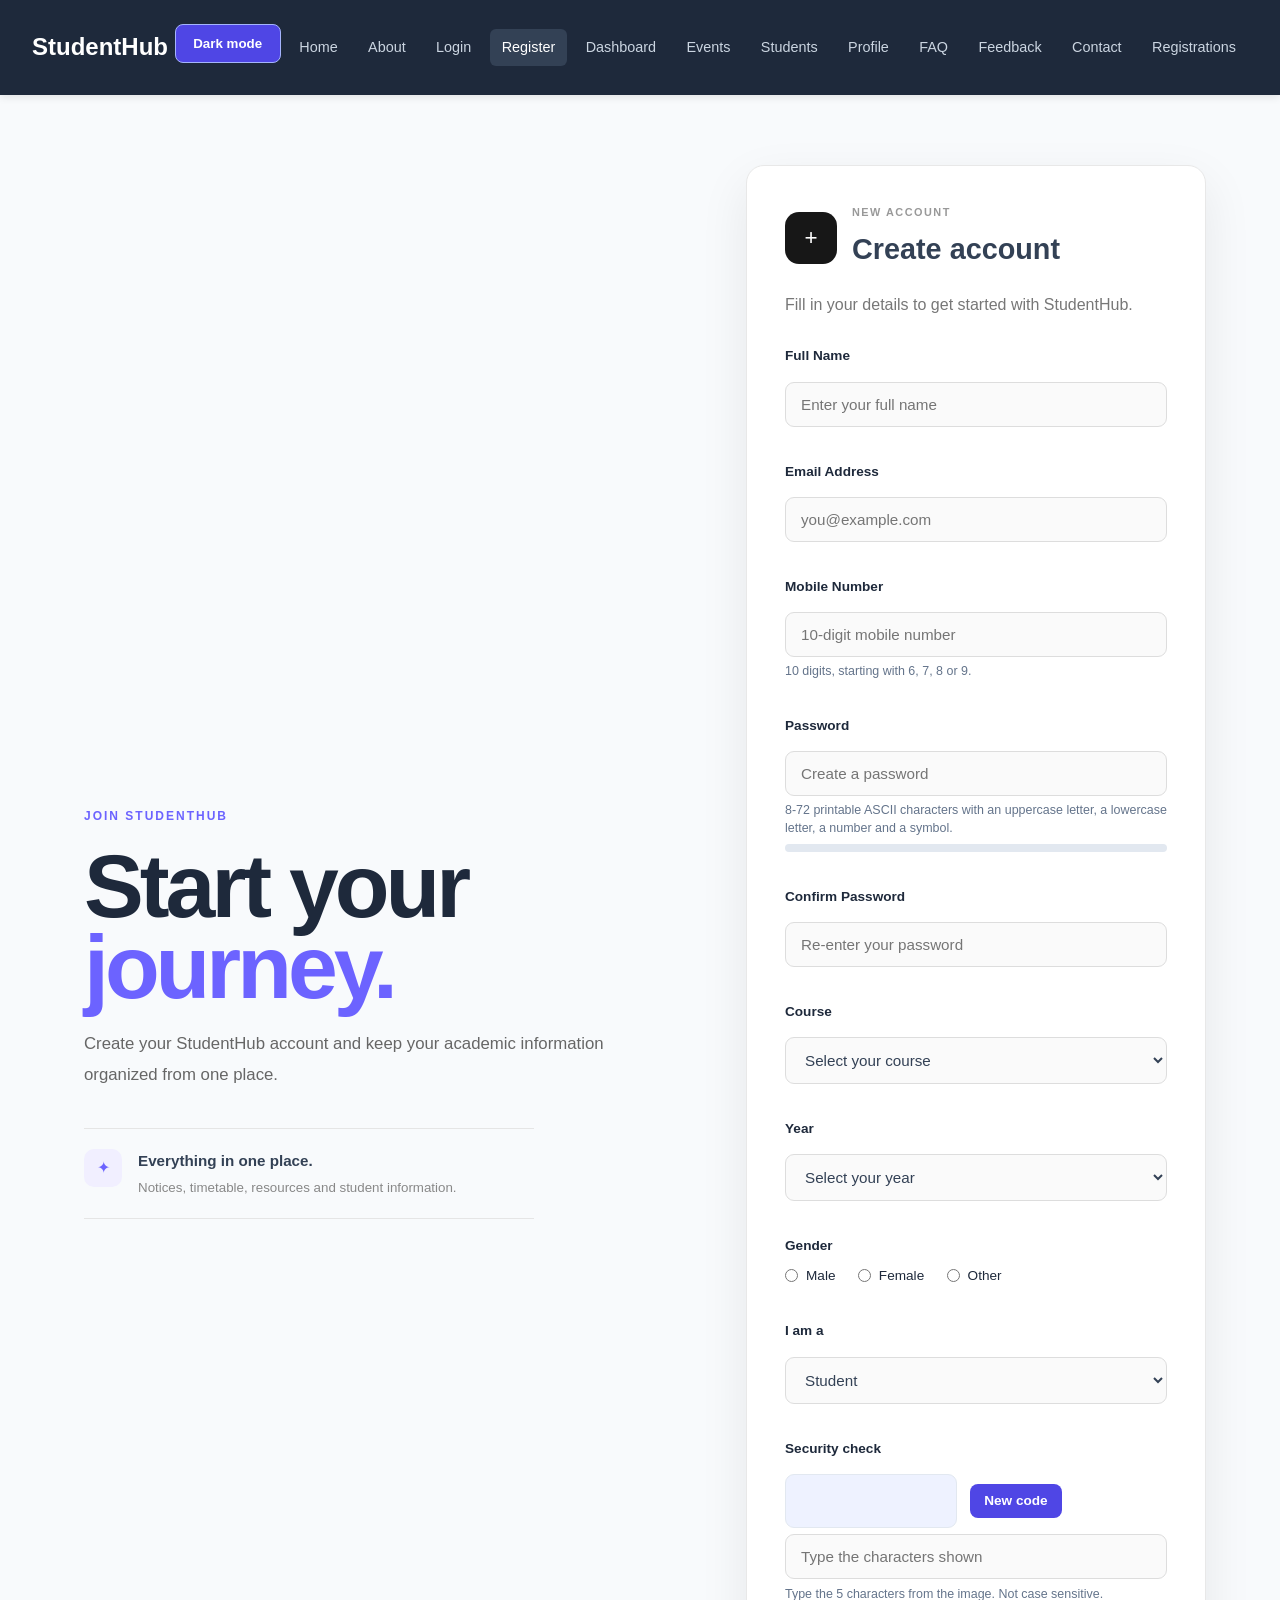
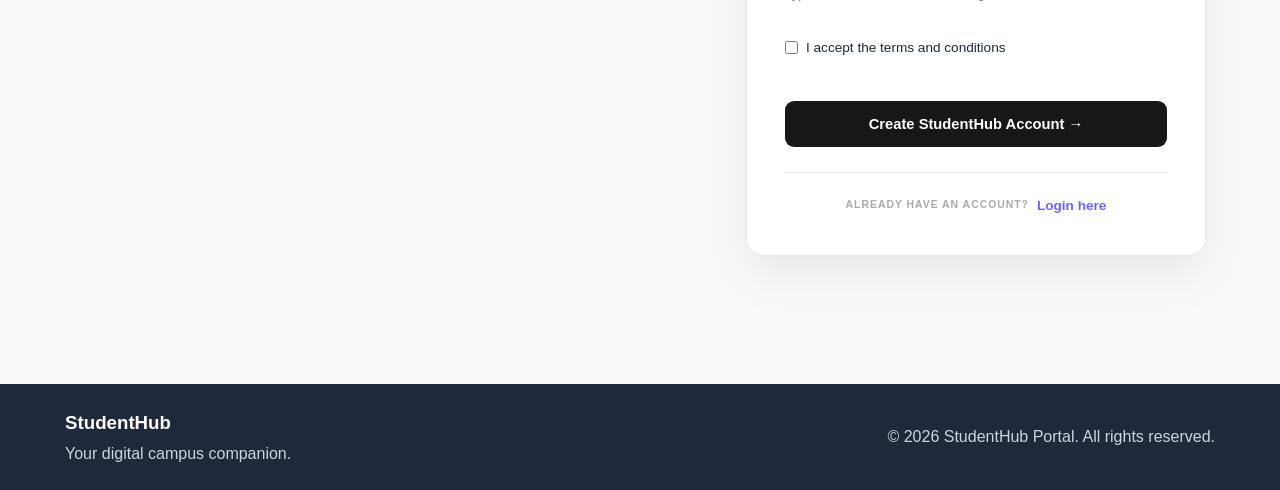
<file: register.html>
<!DOCTYPE html>

<html lang="en">

<head>
    <meta charset="UTF-8">
    <meta name="viewport" content="width=device-width, initial-scale=1.0">


<title>StudentHub | Register</title>

<link rel="stylesheet" href="css/style.css">
    <script src="js/script.js" defer></script>
    <script src="js/validation.js" defer></script>
</head>

<body>


<!-- ================= HEADER ================= -->

<header>
    <h1>StudentHub</h1>

    <div class="header-controls">
        <button type="button" id="theme-toggle" aria-pressed="false" hidden>Dark mode</button>
        <button type="button" id="menu-toggle" aria-controls="main-navigation" aria-expanded="false" hidden>Menu</button>
    </div>
    <nav id="main-navigation" aria-label="Main navigation">
        <ul>
            <li><a href="home.html">Home</a></li>
            <li><a href="about.html">About</a></li>
            <li><a href="login.php">Login</a></li>
            <li><a href="register.html" class="active">Register</a></li>
            <li><a href="dashboard-router.php">Dashboard</a></li>
            <li><a href="events.html">Events</a></li>
            <li><a href="students.html">Students</a></li>
            <li><a href="profile.html">Profile</a></li>
            <li><a href="faq.html">FAQ</a></li>
            <li><a href="feedback.html">Feedback</a></li>
        <li><a href="contact.html">Contact</a></li>
        <li><a href="registrations.html">Registrations</a></li>
        </ul>
    </nav>
</header>


<!-- ================= MAIN ================= -->

<main class="register-main">

    <section class="register-layout">

        <!-- Left information -->

        <div class="register-intro">

            <span class="register-label">
                JOIN STUDENTHUB
            </span>

            <h2>
                Start your<br>
                <span>journey.</span>
            </h2>

            <p>
                Create your StudentHub account and keep your
                academic information organized from one place.
            </p>

            <div class="register-note">
                <span>✦</span>
                <div>
                    <strong>Everything in one place.</strong>
                    <small>
                        Notices, timetable, resources and
                        student information.
                    </small>
                </div>
            </div>

        </div>


        <!-- Registration Card -->

        <div class="register-card">

            <div class="register-card-heading">

                <div class="register-card-icon">
                    +
                </div>

                <div>
                    <span>NEW ACCOUNT</span>
                    <h3>Create account</h3>
                </div>

            </div>


            <p class="register-card-text">
                Fill in your details to get started with StudentHub.
            </p>


            <form id="register-form" action="php/process-registration.php" method="post" class="stacked-form" novalidate>

                <input type="hidden" id="csrf_token" name="csrf_token" value="">

                <div id="form-status" class="form-status" role="status" aria-live="polite" tabindex="-1" hidden></div>

                <div class="form-group">
                    <label for="fullname">Full Name</label>
                    <input type="text" id="fullname" name="fullname" placeholder="Enter your full name"
                           autocomplete="name" minlength="2" maxlength="50" required aria-describedby="fullname-error">
                    <p class="error-message" id="fullname-error"></p>
                </div>

                <div class="form-group">
                    <label for="reg-email">Email Address</label>
                    <input type="email" id="reg-email" name="email" placeholder="you@example.com"
                           autocomplete="email" maxlength="150" required aria-describedby="email-error">
                    <p class="error-message" id="email-error"></p>
                </div>

                <div class="form-group">
                    <label for="mobile">Mobile Number</label>
                    <input type="tel" id="mobile" name="mobile" placeholder="10-digit mobile number"
                           inputmode="numeric" maxlength="10" autocomplete="tel-national" required
                           aria-describedby="mobile-hint mobile-error">
                    <p class="field-hint" id="mobile-hint">10 digits, starting with 6, 7, 8 or 9.</p>
                    <p class="error-message" id="mobile-error"></p>
                </div>

                <div class="form-group">
                    <label for="reg-password">Password</label>
                    <input type="password" id="reg-password" name="password" placeholder="Create a password"
                           autocomplete="new-password" maxlength="72" required
                           aria-describedby="password-hint strength-text password-error">
                    <p class="field-hint" id="password-hint">8-72 printable ASCII characters with an uppercase letter, a lowercase letter, a number and a symbol.</p>
                    <div class="strength-meter" aria-hidden="true"><span id="strength-bar" data-level="0"></span></div>
                    <p class="strength-text" id="strength-text" aria-live="polite"></p>
                    <p class="error-message" id="password-error"></p>
                </div>

                <div class="form-group">
                    <label for="confirm-password">Confirm Password</label>
                    <input type="password" id="confirm-password" name="confirm_password" placeholder="Re-enter your password"
                           autocomplete="new-password" maxlength="72" required aria-describedby="confirm-error">
                    <p class="error-message" id="confirm-error"></p>
                </div>

                <div class="form-group">
                    <label for="course">Course</label>
                    <select id="course" name="course" required aria-describedby="course-error">
                        <option value="">Select your course</option>
                        <option value="btech-ce">B.Tech Computer Engineering</option>
                        <option value="btech-it">B.Tech Information Technology</option>
                        <option value="bca">BCA</option>
                        <option value="mca">MCA</option>
                        <option value="other">Other</option>
                    </select>
                    <p class="error-message" id="course-error"></p>
                </div>

                <div class="form-group">
                    <label for="year">Year</label>
                    <select id="year" name="year" required aria-describedby="year-error">
                        <option value="">Select your year</option>
                        <option value="1">First year</option>
                        <option value="2">Second year</option>
                        <option value="3">Third year</option>
                        <option value="4">Fourth year</option>
                    </select>
                    <p class="error-message" id="year-error"></p>
                </div>

                <fieldset class="form-group choice-group" id="gender-group" aria-describedby="gender-error">
                    <legend>Gender</legend>
                    <div class="choice-row">
                        <label class="choice"><input type="radio" name="gender" value="male" required> Male</label>
                        <label class="choice"><input type="radio" name="gender" value="female"> Female</label>
                        <label class="choice"><input type="radio" name="gender" value="other"> Other</label>
                    </div>
                    <p class="error-message" id="gender-error"></p>
                </fieldset>

                <div class="form-group">
                    <label for="role">I am a</label>
                    <select id="role" name="role" aria-describedby="role-error">
                        <option value="student">Student</option>
                        <option value="faculty">Faculty</option>
                    </select>
                    <p class="error-message" id="role-error"></p>
                </div>

                <div class="form-group captcha-group">
                    <label for="captcha-input">Security check</label>
                    <div class="captcha-row">
                        <canvas id="captcha-canvas" width="170" height="52" role="img"
                                aria-label="CAPTCHA image containing a 5-character code"></canvas>
                        <button type="button" id="captcha-refresh" class="captcha-refresh">New code</button>
                    </div>
                    <input type="text" id="captcha-input" name="captcha" placeholder="Type the characters shown"
                           autocomplete="off" autocapitalize="characters" maxlength="5" required
                           aria-describedby="captcha-hint captcha-error">
                    <p class="field-hint" id="captcha-hint">Type the 5 characters from the image. Not case sensitive.</p>
                    <p class="error-message" id="captcha-error"></p>
                </div>

                <div class="form-group terms-group">
                    <label class="choice"><input type="checkbox" id="terms" name="terms" required aria-describedby="terms-error">
                        I accept the terms and conditions</label>
                    <p class="error-message" id="terms-error"></p>
                </div>

                <button type="submit" class="register-button">
                    Create StudentHub Account →
                </button>

            </form>


            <div class="register-footer">

                <span>
                    ALREADY HAVE AN ACCOUNT?
                </span>

                <a href="login.php">
                    Login here
                </a>

            </div>

        </div>

    </section>

</main>


<!-- ================= FOOTER ================= -->

<footer>

    <div class="footer-content">

        <div>
            <h3>StudentHub</h3>

            <p>
                Your digital campus companion.
            </p>
        </div>

        <div>
            <p>
                &copy; 2026 StudentHub Portal.
                All rights reserved.
            </p>
        </div>

    </div>

</footer>

</body>
</html>
</file>
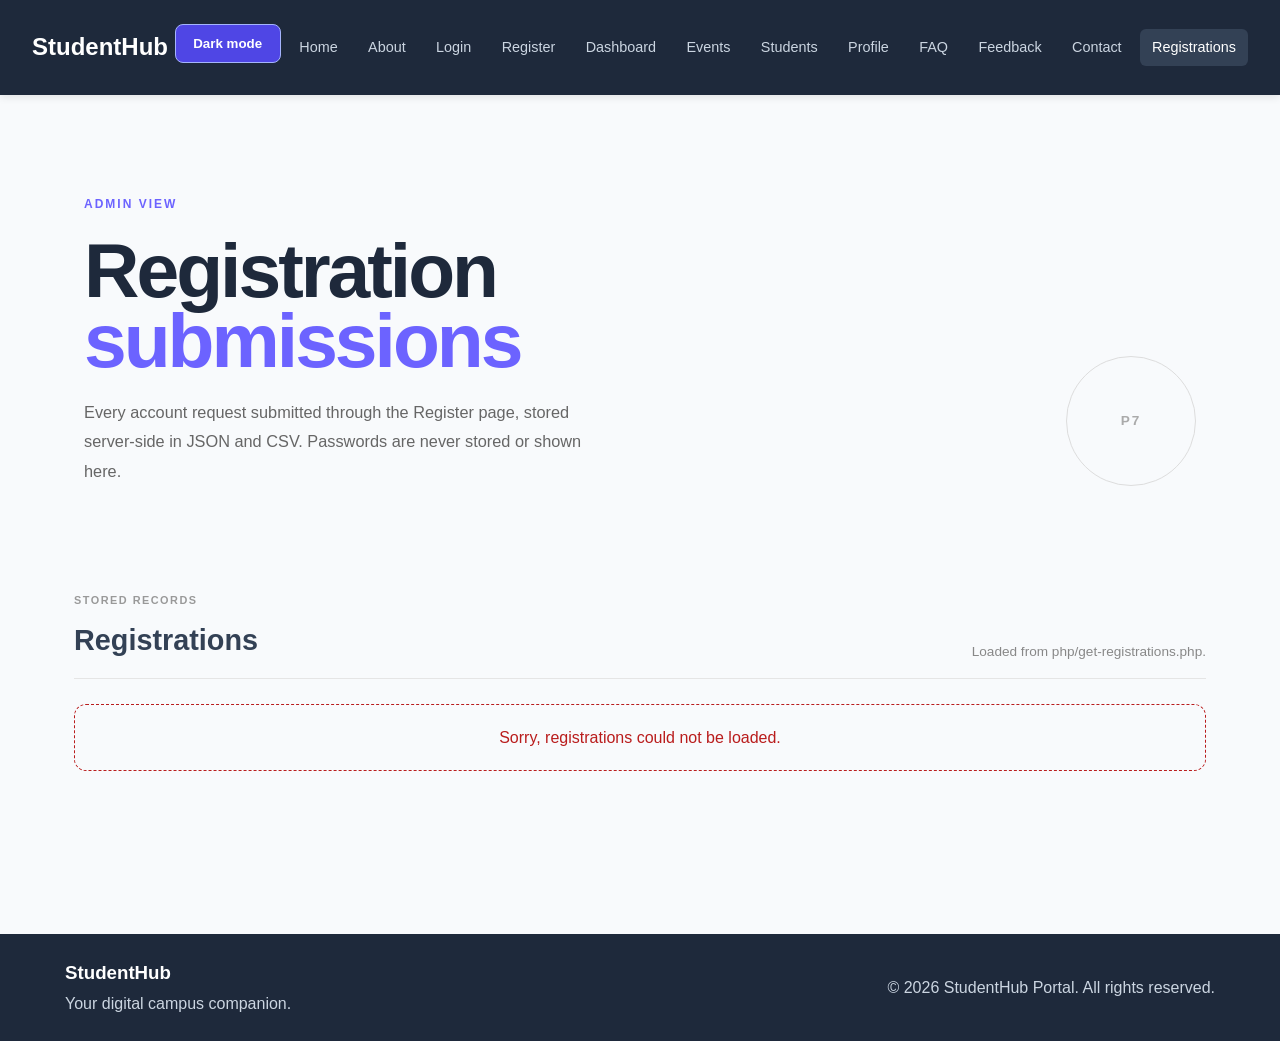
<file: registrations.html>
<!DOCTYPE html>
<html lang="en">
<head>
    <meta charset="UTF-8">
    <meta name="viewport" content="width=device-width, initial-scale=1.0">
    <title>StudentHub | Registrations</title>
    <link rel="stylesheet" href="css/style.css">
    <script src="js/script.js" defer></script>
    <script src="js/registrations.js" defer></script>
</head>
<body>

<header>
    <h1>StudentHub</h1>
    <div class="header-controls">
        <button type="button" id="theme-toggle" aria-pressed="false" hidden>Dark mode</button>
        <button type="button" id="menu-toggle" aria-controls="main-navigation" aria-expanded="false" hidden>Menu</button>
    </div>
    <nav id="main-navigation" aria-label="Main navigation">
        <ul>
            <li><a href="home.html">Home</a></li>
            <li><a href="about.html">About</a></li>
            <li><a href="login.php">Login</a></li>
            <li><a href="register.html">Register</a></li>
            <li><a href="dashboard-router.php">Dashboard</a></li>
            <li><a href="events.html">Events</a></li>
            <li><a href="students.html">Students</a></li>
            <li><a href="profile.html">Profile</a></li>
            <li><a href="faq.html">FAQ</a></li>
            <li><a href="feedback.html">Feedback</a></li>
            <li><a href="contact.html">Contact</a></li>
            <li><a href="registrations.html" class="active">Registrations</a></li>
        </ul>
    </nav>
</header>

<main class="events-main">
    <section class="events-intro">
        <div>
            <span class="events-label">ADMIN VIEW</span>
            <h2>Registration<br><span>submissions</span></h2>
            <p>Every account request submitted through the Register page, stored server-side in JSON and CSV. Passwords are never stored or shown here.</p>
        </div>
        <div class="events-mark">P7</div>
    </section>

    <section class="events-section" aria-labelledby="registrations-heading">
        <div class="events-heading">
            <div>
                <span>STORED RECORDS</span>
                <h3 id="registrations-heading">Registrations</h3>
            </div>
            <p>Loaded from php/get-registrations.php.</p>
        </div>

        <p id="registrations-count" aria-live="polite"></p>
        <div class="events-grid" id="registrations-container"></div>
    </section>
</main>

<footer>
    <div class="footer-content">
        <div>
            <h3>StudentHub</h3>
            <p>Your digital campus companion.</p>
        </div>
        <div>
            <p>&copy; 2026 StudentHub Portal. All rights reserved.</p>
        </div>
    </div>
</footer>

</body>
</html>
</file>
<file: css/style.css>
/* =========================================================
   1. RESET & BASE
   ========================================================= */

* {
    margin: 0;
    padding: 0;
    box-sizing: border-box;
}

:root {
    --primary: #4f46e5;
    --primary-dark: #3730a3;
    --secondary: #7c3aed;

    --dark: #1e293b;
    --text: #334155;
    --text-light: #64748b;

    --background: #f8fafc;
    --surface: #ffffff;

    --border: #e2e8f0;

    --success: #16a34a;
    --warning: #f59e0b;

    --radius: 12px;

    --shadow: 0 4px 15px rgba(15, 23, 42, 0.08);
    --shadow-hover: 0 8px 25px rgba(15, 23, 42, 0.12);
}

html {
    scroll-behavior: smooth;
}

body {
    font-family: Arial, Helvetica, sans-serif;
    line-height: 1.6;
    color: var(--text);
    background: var(--background);
}

a {
    text-decoration: none;
    color: var(--primary);
}

img {
    max-width: 100%;
    display: block;
}

button,
input,
select,
textarea {
    font-family: inherit;
}

/* =========================================================
   2. HEADER & NAVIGATION
   ========================================================= */

header {
    background: #1e293b;
    color: white;
    padding: 1rem 1.5rem;
    box-shadow: 0 2px 8px rgba(0, 0, 0, 0.1);
}

header h1 {
    font-size: 1.5rem;
    margin-bottom: 0.7rem;
}

nav ul {
    display: flex;
    flex-wrap: wrap;
    gap: 0.4rem;
    list-style: none;
}

nav a {
    display: inline-block;
    color: #cbd5e1;
    padding: 0.45rem 0.75rem;
    border-radius: 6px;
    font-size: 0.9rem;
    transition: 0.2s ease;
}

nav a:hover,
nav a.active {
    color: white;
    background: #334155;
}

/* =========================================================
   3. MAIN CONTENT
   ========================================================= */

main {
    width: 100%;
    max-width: 1150px;
    margin: 0 auto;
    padding: 2rem 1.25rem;
}

main h2 {
    color: var(--dark);
    margin-bottom: 0.5rem;
}

main p {
    color: var(--text-light);
}

/* =========================================================
   4. GENERAL HERO
   ========================================================= */

.hero {
    text-align: center;
    padding: 3rem 1.5rem;
    margin-bottom: 2rem;
    border-radius: 16px;
    background: #eef2ff;
    border: 1px solid #c7d2fe;
}

.hero h2 {
    font-size: clamp(2rem, 5vw, 3rem);
    color: var(--dark);
    margin-bottom: 1rem;
}

.hero p {
    max-width: 650px;
    margin: 0 auto;
    color: var(--text-light);
}

/* =========================================================
   5. BUTTONS
   ========================================================= */

button,
.btn {
    display: inline-block;
    border: none;
    padding: 0.7rem 1.1rem;
    border-radius: 8px;
    background: var(--primary);
    color: white;
    font-weight: 600;
    cursor: pointer;
    transition: 0.2s ease;
}

button:hover,
.btn:hover {
    background: var(--primary-dark);
    transform: translateY(-1px);
}

.btn-secondary {
    background: white;
    color: var(--primary);
    border: 1px solid var(--primary);
}

.btn-secondary:hover {
    background: #eef2ff;
}

/* =========================================================
   6. FEATURES
   ========================================================= */

.features-grid {
    display: grid;
    grid-template-columns: 1fr;
    gap: 1.5rem;
    margin-top: 2rem;
}

.feature-card {
    position: relative;
    min-height: 250px;
    display: flex;
    flex-direction: column;

    background: var(--surface);
    border: 1px solid var(--border);
    border-radius: var(--radius);
    padding: 1.5rem;

    box-shadow: var(--shadow);
    transition: 0.2s ease;
}

.feature-card:hover {
    transform: translateY(-4px);
    box-shadow: var(--shadow-hover);
    border-color: #c7d2fe;
}

.feature-card h3 {
    color: var(--dark);
    font-size: 1.25rem;
    margin-bottom: 0.6rem;
}

.feature-card p {
    color: var(--text-light);
    margin-bottom: 1rem;
}

.feature-icon {
    width: 50px;
    height: 50px;
    display: grid;
    place-items: center;
    border-radius: 10px;
    font-size: 1.4rem;
    margin-bottom: 1rem;
}

.notice-icon {
    background: #eef2ff;
}

.timetable-icon {
    background: #f3e8ff;
}

.material-icon {
    background: #e0f2fe;
}

.feature-number {
    position: absolute;
    right: 1.5rem;
    top: 1.2rem;
    color: #cbd5e1;
    font-size: 0.75rem;
    font-weight: 800;
}

.feature-link {
    margin-top: auto;
    font-weight: 700;
    font-size: 0.9rem;
}

/* =========================================================
   7. ABOUT LAYOUT
   ========================================================= */

.about-layout {
    display: grid;
    grid-template-columns: 1fr;
    gap: 1.5rem;
    margin-top: 1.5rem;
}

.about-layout article,
.about-layout section {
    background: var(--surface);
    border: 1px solid var(--border);
    border-radius: var(--radius);
    padding: 1.5rem;
    box-shadow: var(--shadow);
}

/* =========================================================
   8. FORMS
   ========================================================= */

.form-section {
    background: var(--surface);
    border: 1px solid var(--border);
    border-radius: 14px;
    padding: 2rem;
    max-width: 550px;
    margin: 1.5rem auto;
    box-shadow: var(--shadow);
}

.form-section h2 {
    margin-bottom: 0.5rem;
}

.stacked-form {
    display: flex;
    flex-direction: column;
    gap: 1rem;
    margin-top: 1.5rem;
}

.form-group {
    display: flex;
    flex-direction: column;
    gap: 0.4rem;
}

.form-group label {
    font-weight: 600;
    color: var(--dark);
    font-size: 0.9rem;
}

.form-group input,
.form-group select,
.form-group textarea {
    width: 100%;
    padding: 0.75rem;
    border: 1px solid var(--border);
    border-radius: 8px;
    background: white;
    color: var(--text);
    outline: none;
}

.form-group input:focus,
.form-group select:focus,
.form-group textarea:focus {
    border-color: var(--primary);
    box-shadow: 0 0 0 3px rgba(79, 70, 229, 0.1);
}

.stacked-form button {
    width: 100%;
    margin-top: 0.5rem;
}

/* =========================================================
   9. DASHBOARD
   ========================================================= */

.dashboard-main {
    max-width: 1200px;
}

.dashboard-layout {
    display: grid;
    grid-template-columns: 1fr;
    gap: 1.5rem;
    margin-top: 1.5rem;
}

.dashboard-sidebar {
    background: #1e293b;
    border-radius: 12px;
    padding: 1rem;
    box-shadow: var(--shadow);
}

.dashboard-sidebar ul {
    list-style: none;
    display: flex;
    flex-direction: column;
    gap: 0.4rem;
}

.dashboard-sidebar a {
    display: block;
    color: #cbd5e1;
    padding: 0.7rem;
    border-radius: 7px;
    transition: 0.2s ease;
}

.dashboard-sidebar a:hover,
.dashboard-sidebar a.sidebar-active {
    background: #334155;
    color: white;
}

.sidebar-title {
    padding: 0.5rem 0.6rem 1rem;
    border-bottom: 1px solid #475569;
    margin-bottom: 0.8rem;
}

.sidebar-title span {
    display: block;
    color: #a5b4fc;
    font-size: 0.65rem;
    font-weight: 800;
    letter-spacing: 1px;
    margin-bottom: 0.2rem;
}

.sidebar-title h3 {
    color: white;
    font-size: 1rem;
}

.sidebar-icon {
    width: 28px;
    height: 28px;
    display: grid;
    place-items: center;
    border-radius: 7px;
    background: #334155;
    font-size: 0.85rem;
}

.dashboard-content {
    display: flex;
    flex-direction: column;
    gap: 1rem;
    min-width: 0;
}

.dashboard-panel {
    border-radius: 12px;
    padding: 1.5rem;
    background: white;
    border: 1px solid var(--border);
    box-shadow: var(--shadow);
}

.dashboard-content section {
    margin-bottom: 0;
}

/* =========================================================
   10. DASHBOARD WELCOME
   ========================================================= */

.dashboard-welcome {
    display: flex;
    align-items: center;
    justify-content: space-between;
    gap: 2rem;
    padding: 2.2rem;
    margin-bottom: 1.5rem;
    border-radius: 16px;
    background: #eef2ff;
    border: 1px solid #c7d2fe;
}

.dashboard-label {
    display: inline-block;
    color: var(--primary);
    font-size: 0.7rem;
    font-weight: 800;
    letter-spacing: 1px;
    margin-bottom: 0.5rem;
}

.dashboard-welcome h2 {
    color: var(--dark);
    font-size: clamp(2rem, 4vw, 3rem);
    line-height: 1.1;
    margin-bottom: 0.6rem;
}

.dashboard-welcome h2 span {
    color: var(--primary);
}

.dashboard-welcome p {
    max-width: 650px;
}

.dashboard-mark {
    width: 80px;
    height: 80px;
    flex-shrink: 0;
    display: grid;
    place-items: center;
    border-radius: 18px;
    background: white;
    border: 1px solid #c7d2fe;
    color: var(--primary);
    font-size: 1.3rem;
    font-weight: 800;
}

/* =========================================================
   11. DASHBOARD PANELS
   ========================================================= */

.panel-heading {
    display: flex;
    align-items: center;
    justify-content: space-between;
    gap: 1rem;
    padding-bottom: 1rem;
    margin-bottom: 1rem;
    border-bottom: 1px solid var(--border);
}

.panel-label {
    display: block;
    color: var(--primary);
    font-size: 0.65rem;
    font-weight: 800;
    letter-spacing: 1px;
    margin-bottom: 0.2rem;
}

.panel-heading h3 {
    color: var(--dark);
    font-size: 1.2rem;
}

.panel-icon {
    width: 40px;
    height: 40px;
    display: grid;
    place-items: center;
    border-radius: 9px;
    background: #eef2ff;
    font-size: 1rem;
}

/* =========================================================
   12. NOTICES
   ========================================================= */

.notice-list {
    display: flex;
    flex-direction: column;
    gap: 0.7rem;
}

.notice-item {
    display: flex;
    align-items: flex-start;
    gap: 0.8rem;
    padding: 0.9rem;
    border-radius: 9px;
    background: #f8fafc;
    border: 1px solid var(--border);
}

.notice-item:hover {
    background: #eef2ff;
}

.notice-dot {
    width: 8px;
    height: 8px;
    flex-shrink: 0;
    margin-top: 0.35rem;
    border-radius: 50%;
    background: var(--primary);
}

.notice-item h4 {
    color: var(--dark);
    font-size: 0.9rem;
    margin-bottom: 0.2rem;
}

.notice-item p {
    color: var(--text-light);
    font-size: 0.8rem;
}

/* =========================================================
   13. TIMETABLE
   ========================================================= */

.schedule-list {
    display: flex;
    flex-direction: column;
    gap: 0.7rem;
}

.schedule-item {
    display: grid;
    grid-template-columns: 70px 4px 1fr;
    align-items: center;
    gap: 1rem;
    padding: 0.9rem;
    border-radius: 9px;
    background: #f8fafc;
}

.schedule-item:hover {
    background: #eef2ff;
}

.schedule-time {
    color: var(--primary);
    font-size: 0.85rem;
    font-weight: 800;
    text-align: center;
}

.schedule-time span {
    display: block;
    color: var(--text-light);
    font-size: 0.65rem;
}

.schedule-line {
    width: 4px;
    height: 38px;
    border-radius: 5px;
    background: var(--primary);
}

.schedule-info h4 {
    color: var(--dark);
    font-size: 0.9rem;
}

.schedule-info p {
    font-size: 0.75rem;
    color: var(--text-light);
}

/* =========================================================
   14. STUDY MATERIALS
   ========================================================= */

.materials-box {
    display: flex;
    align-items: center;
    gap: 1rem;
    padding: 1.1rem;
    border-radius: 12px;
    background: #eef2ff;
    border: 1px solid #c7d2fe;
}

.materials-icon {
    width: 50px;
    height: 50px;
    flex-shrink: 0;
    display: grid;
    place-items: center;
    border-radius: 10px;
    background: white;
    font-size: 1.3rem;
}

.materials-box h4 {
    color: var(--dark);
    margin-bottom: 0.2rem;
}

.materials-box p {
    font-size: 0.8rem;
}

/* =========================================================
   15. STATS
   ========================================================= */

.stats-grid {
    display: grid;
    grid-template-columns: repeat(2, 1fr);
    gap: 1rem;
    margin: -1rem 0 3rem;
}

.stat-card {
    display: flex;
    align-items: center;
    gap: 0.8rem;
    background: white;
    border: 1px solid var(--border);
    border-radius: 10px;
    padding: 1rem;
    box-shadow: var(--shadow);
}

.stat-icon {
    width: 42px;
    height: 42px;
    display: grid;
    place-items: center;
    border-radius: 9px;
    background: #eef2ff;
    font-size: 1.2rem;
}

.stat-card strong,
.stat-card span {
    display: block;
}

.stat-card strong {
    color: var(--dark);
    font-size: 0.9rem;
}

.stat-card div span {
    color: var(--text-light);
    font-size: 0.75rem;
}

/* =========================================================
   16. HOME PAGE
   ========================================================= */

.home-hero {
    min-height: 430px;
    display: flex;
    align-items: center;
    justify-content: center;
    text-align: left;
    padding: 4rem;
    position: relative;
}

.hero-content {
    max-width: 700px;
}

.hero-badge {
    display: inline-block;
    padding: 0.4rem 0.8rem;
    margin-bottom: 1rem;
    border-radius: 20px;
    background: #e0e7ff;
    color: var(--primary-dark);
    font-size: 0.75rem;
    font-weight: 700;
}

.home-hero h2 {
    font-size: clamp(2.5rem, 6vw, 4.5rem);
    line-height: 1.05;
    margin-bottom: 1.2rem;
}

.home-hero h2 span {
    color: var(--primary);
}

.home-hero p {
    max-width: 650px;
    color: var(--text-light);
    font-size: 1.05rem;
    line-height: 1.7;
    margin-bottom: 1.5rem;
}

.hero-actions {
    display: flex;
    flex-wrap: wrap;
    gap: 0.8rem;
}

/* =========================================================
   17. HOME SECTIONS
   ========================================================= */

.home-section {
    margin-bottom: 4rem;
}

.section-heading {
    max-width: 700px;
    margin-bottom: 2rem;
}

.section-heading > span,
.section-label,
.final-cta > div > span {
    color: var(--primary);
    font-size: 0.75rem;
    font-weight: 800;
    letter-spacing: 1px;
}

.section-heading h2 {
    font-size: clamp(2rem, 4vw, 2.8rem);
    line-height: 1.15;
    margin: 0.5rem 0 0.8rem;
}

.section-heading h2 span {
    color: var(--primary);
}

/* =========================================================
   18. WHY STUDENTHUB
   ========================================================= */

.why-section {
    display: grid;
    grid-template-columns: 1fr;
    gap: 2rem;
    padding: 2.5rem;
    margin-bottom: 4rem;
    border-radius: 16px;
    background: #eef2ff;
    border: 1px solid #c7d2fe;
}

.why-content h2 {
    font-size: clamp(2rem, 4vw, 2.8rem);
    line-height: 1.1;
    margin: 0.5rem 0 1rem;
}

.why-content h2 span {
    color: var(--primary);
}

.why-content p {
    max-width: 500px;
    margin-bottom: 1rem;
}

.why-points {
    display: flex;
    flex-direction: column;
    gap: 1rem;
}

.why-point {
    display: flex;
    align-items: flex-start;
    gap: 1rem;
    padding: 1rem;
    border-radius: 10px;
    background: white;
    border: 1px solid var(--border);
}

.why-point > div {
    width: 35px;
    height: 35px;
    flex-shrink: 0;
    display: grid;
    place-items: center;
    border-radius: 8px;
    background: var(--primary);
    color: white;
    font-size: 0.75rem;
    font-weight: 700;
}

.why-point h3 {
    color: var(--dark);
    margin-bottom: 0.2rem;
    font-size: 1rem;
}

.why-point p {
    font-size: 0.85rem;
    color: var(--text-light);
}

/* =========================================================
   19. FINAL CTA
   ========================================================= */

.final-cta {
    display: flex;
    align-items: center;
    justify-content: space-between;
    gap: 2rem;
    padding: 2rem;
    margin-bottom: 2rem;
    border-radius: 14px;
    background: #1e293b;
    color: white;
}

.final-cta > div > span {
    color: #a5b4fc;
}

.final-cta h2 {
    color: white;
    margin-top: 0.4rem;
}

.final-cta h2 strong {
    color: #a5b4fc;
}

.cta-button {
    flex-shrink: 0;
}

/* =========================================================
   20. ABOUT PAGE
   ========================================================= */

.about-main {
    max-width: 1200px;
}

.about-hero {
    display: flex;
    align-items: center;
    justify-content: space-between;
    gap: 2rem;
    padding: 3rem;
    margin-bottom: 1.5rem;
    border-radius: 16px;
    background: #eef2ff;
    border: 1px solid #c7d2fe;
}

.about-hero-content {
    max-width: 760px;
}

.about-label {
    display: inline-block;
    margin-bottom: 0.6rem;
    color: var(--primary);
    font-size: 0.7rem;
    font-weight: 800;
    letter-spacing: 1px;
}

.about-hero h2 {
    color: var(--dark);
    font-size: clamp(2.2rem, 5vw, 3.5rem);
    line-height: 1.05;
    margin-bottom: 1rem;
}

.about-hero h2 span {
    color: var(--primary);
}

.about-hero p {
    max-width: 680px;
    color: var(--text-light);
}

.about-logo {
    width: 100px;
    height: 100px;
    flex-shrink: 0;
    display: grid;
    place-items: center;
    border-radius: 20px;
    background: white;
    border: 1px solid #c7d2fe;
    color: var(--primary);
    font-size: 1.6rem;
    font-weight: 800;
}

.about-grid {
    display: grid;
    grid-template-columns: repeat(2, minmax(0, 1fr));
    gap: 1.5rem;
    margin-bottom: 1.5rem;
}

.about-card {
    padding: 1.8rem;
    background: white;
    border: 1px solid var(--border);
    border-radius: 14px;
    box-shadow: var(--shadow);
}

.about-card-icon {
    width: 50px;
    height: 50px;
    display: grid;
    place-items: center;
    margin-bottom: 1rem;
    border-radius: 10px;
    background: #eef2ff;
    font-size: 1.3rem;
}

.card-label {
    display: block;
    margin-bottom: 0.3rem;
    color: var(--primary);
    font-size: 0.65rem;
    font-weight: 800;
    letter-spacing: 1px;
}

.about-card h3 {
    color: var(--dark);
    font-size: 1.4rem;
    margin-bottom: 0.6rem;
}

.about-card p {
    color: var(--text-light);
    font-size: 0.9rem;
    line-height: 1.7;
}

.mission-card {
    background: #f8fafc;
}

.about-highlight {
    display: grid;
    grid-template-columns: 1fr 1fr;
    align-items: center;
    gap: 2rem;
    padding: 2rem;
    border-radius: 14px;
    background: #eef2ff;
    border: 1px solid #c7d2fe;
    margin-bottom: 1rem;
}

.about-highlight h3 {
    color: var(--dark);
    font-size: clamp(1.7rem, 3vw, 2.3rem);
    line-height: 1.2;
}

.about-highlight h3 span {
    color: var(--primary);
}

.about-highlight p {
    color: var(--text-light);
    line-height: 1.7;
    font-size: 0.9rem;
}

/* =========================================================
   21. PROFILE PAGE
   ========================================================= */

.profile-main {
    max-width: 1100px;
    margin: 0 auto;
    padding: 55px 25px 70px;
}

.profile-heading {
    margin-bottom: 35px;
}

.profile-label {
    font-size: 12px;
    font-weight: 700;
    letter-spacing: 2px;
    color: #6b7280;
}

.profile-heading h2 {
    font-size: 42px;
    margin: 8px 0;
}

.profile-heading h2 span {
    color: #2563eb;
}

.profile-heading p {
    color: #6b7280;
    margin: 0;
}

.profile-layout {
    display: grid;
    grid-template-columns: 1fr 1.25fr;
    gap: 22px;
    margin-bottom: 22px;
}

.profile-card,
.edit-profile-card {
    background: #ffffff;
    border: 1px solid #e5e7eb;
    border-radius: 16px;
    padding: 28px;
    box-shadow: 0 8px 25px rgba(0, 0, 0, 0.05);
}

.profile-top {
    display: flex;
    align-items: center;
    gap: 18px;
}

.profile-avatar {
    width: 82px;
    height: 82px;
    border-radius: 50%;
    object-fit: cover;
    border: 3px solid #e5e7eb;
}

.profile-top h3 {
    margin: 0 0 5px;
    font-size: 22px;
}

.profile-role {
    margin: 0 0 8px;
    color: #6b7280;
    font-size: 14px;
}

.profile-status {
    font-size: 12px;
    font-weight: 600;
    color: #15803d;
}

.profile-divider {
    height: 1px;
    background: #e5e7eb;
    margin: 25px 0;
}

.profile-details {
    display: grid;
    gap: 18px;
}

.profile-details div {
    display: flex;
    flex-direction: column;
    gap: 5px;
}

.profile-details span,
.info-box span,
.card-heading > div > span,
.edit-heading > div > span {
    font-size: 11px;
    font-weight: 700;
    letter-spacing: 1.3px;
    color: #9ca3af;
}

.profile-details strong {
    font-size: 14px;
    color: #374151;
}

.card-heading,
.edit-heading {
    display: flex;
    justify-content: space-between;
    align-items: flex-start;
    margin-bottom: 25px;
}

.card-heading h3,
.edit-heading h3 {
    margin: 5px 0 0;
    font-size: 21px;
}

.card-symbol,
.edit-symbol {
    font-size: 22px;
}

.academic-info {
    display: grid;
    grid-template-columns: 1fr 1fr;
    gap: 14px;
}

.info-box {
    padding: 17px;
    background: #f8fafc;
    border: 1px solid #e5e7eb;
    border-radius: 10px;
}

.info-box strong {
    display: block;
    margin-top: 7px;
    font-size: 14px;
    color: #374151;
}

/* PROFILE FORM */

.profile-form {
    display: flex;
    flex-direction: column;
    gap: 20px;
}

.form-row {
    display: grid;
    grid-template-columns: 1fr 1fr;
    gap: 18px;
}

.profile-form label {
    display: block;
    margin-bottom: 7px;
    font-size: 13px;
    font-weight: 600;
    color: #374151;
}

.profile-form input {
    width: 100%;
    box-sizing: border-box;
    padding: 12px 13px;
    border: 1px solid #d1d5db;
    border-radius: 8px;
    font-size: 14px;
    background: #ffffff;
}

.profile-form input:focus {
    outline: none;
    border-color: #2563eb;
    box-shadow: 0 0 0 3px rgba(37, 99, 235, 0.1);
}

.profile-save {
    align-self: flex-start;
    border: none;
    border-radius: 8px;
    padding: 11px 20px;
    background: #2563eb;
    color: #ffffff;
    font-size: 14px;
    font-weight: 600;
    cursor: pointer;
}

.profile-save:hover {
    background: #1d4ed8;
}

/* =========================================================
   22. LOGIN PAGE
   ========================================================= */

.login-main {
    max-width: 1180px;
    margin: 0 auto;
    padding: 70px 24px 80px;
}

.login-layout {
    display: grid;
    grid-template-columns: 1fr 460px;
    gap: 70px;
    align-items: center;
    min-height: 620px;
}

.login-intro {
    padding: 20px 10px;
}

.login-label {
    display: inline-block;
    margin-bottom: 20px;
    font-size: 0.75rem;
    font-weight: 700;
    letter-spacing: 2px;
    color: #6c63ff;
}

.login-intro h2 {
    margin: 0 0 22px;
    font-size: clamp(3.5rem, 7vw, 6.5rem);
    line-height: 0.9;
    letter-spacing: -4px;
}

.login-intro h2 span {
    color: #6c63ff;
}

.login-intro > p {
    max-width: 520px;
    margin-bottom: 42px;
    font-size: 1.05rem;
    line-height: 1.8;
    color: #666;
}

.login-highlights {
    display: flex;
    flex-direction: column;
    gap: 18px;
    max-width: 470px;
}

.login-highlight {
    display: flex;
    align-items: center;
    gap: 18px;
    padding: 14px 0;
    border-bottom: 1px solid #e9e9e9;
}

.login-highlight > span {
    width: 38px;
    font-size: 0.75rem;
    font-weight: 700;
    color: #aaa;
}

.login-highlight strong {
    display: block;
    margin-bottom: 3px;
    font-size: 0.95rem;
}

.login-highlight small {
    color: #888;
    font-size: 0.82rem;
}

.login-card {
    padding: 38px;
    background: #fff;
    border: 1px solid #e8e8e8;
    border-radius: 18px;
    box-shadow: 0 18px 50px rgba(0, 0, 0, 0.08);
}

.login-card-heading {
    display: flex;
    align-items: center;
    gap: 15px;
    margin-bottom: 20px;
}

.login-card-icon {
    display: flex;
    align-items: center;
    justify-content: center;
    width: 52px;
    height: 52px;
    border-radius: 14px;
    background: #6c63ff;
    color: #fff;
    font-size: 0.9rem;
    font-weight: 800;
    letter-spacing: 1px;
}

.login-card-heading span {
    display: block;
    margin-bottom: 4px;
    font-size: 0.68rem;
    font-weight: 700;
    letter-spacing: 1.5px;
    color: #999;
}

.login-card-heading h3 {
    margin: 0;
    font-size: 1.8rem;
}

.login-card-text {
    margin-bottom: 28px;
    color: #777;
    line-height: 1.6;
}

.login-card .form-group {
    margin-bottom: 20px;
}

.login-card .form-group label {
    display: block;
    margin-bottom: 8px;
    font-size: 0.85rem;
    font-weight: 600;
}

.login-card .form-group input {
    width: 100%;
    box-sizing: border-box;
    padding: 14px 15px;
    border: 1px solid #ddd;
    border-radius: 9px;
    background: #fafafa;
    font-size: 0.95rem;
    transition: 0.2s ease;
}

.login-card .form-group input:focus {
    outline: none;
    border-color: #6c63ff;
    background: #fff;
    box-shadow: 0 0 0 3px rgba(108, 99, 255, 0.1);
}

.login-options {
    display: flex;
    justify-content: space-between;
    align-items: center;
    margin: 2px 0 24px;
    font-size: 0.8rem;
}

.remember-option {
    display: flex;
    align-items: center;
    gap: 7px;
    color: #777;
}

.remember-option input {
    accent-color: #6c63ff;
}

.forgot-link {
    color: #6c63ff;
    font-weight: 600;
}

.forgot-link:hover {
    text-decoration: underline;
}

.login-button {
    width: 100%;
    padding: 15px;
    border: none;
    border-radius: 9px;
    background: #171717;
    color: #fff;
    font-size: 0.95rem;
    font-weight: 700;
    cursor: pointer;
    transition: 0.25s ease;
}

.login-button:hover {
    background: #6c63ff;
    transform: translateY(-2px);
    box-shadow: 0 8px 20px rgba(108, 99, 255, 0.2);
}

.login-divider {
    display: flex;
    align-items: center;
    gap: 12px;
    margin: 28px 0 18px;
}

.login-divider::before,
.login-divider::after {
    content: "";
    flex: 1;
    height: 1px;
    background: #e5e5e5;
}

.login-divider span {
    font-size: 0.65rem;
    font-weight: 700;
    letter-spacing: 1px;
    color: #aaa;
}

.register-link {
    display: block;
    text-align: center;
    color: #171717;
    font-size: 0.9rem;
    font-weight: 700;
}

.register-link:hover {
    color: #6c63ff;
}

/* =========================================================
   23. REGISTER PAGE
   ========================================================= */

.register-main {
    max-width: 1180px;
    margin: 0 auto;
    padding: 70px 24px 80px;
}

.register-layout {
    display: grid;
    grid-template-columns: 1fr 460px;
    gap: 70px;
    align-items: center;
    min-height: 620px;
}

.register-intro {
    padding: 20px 10px;
}

.register-label {
    display: inline-block;
    margin-bottom: 20px;
    font-size: 0.75rem;
    font-weight: 700;
    letter-spacing: 2px;
    color: #6c63ff;
}

.register-intro h2 {
    margin: 0 0 22px;
    font-size: clamp(3.5rem, 7vw, 6.2rem);
    line-height: 0.9;
    letter-spacing: -4px;
}

.register-intro h2 span {
    color: #6c63ff;
}

.register-intro > p {
    max-width: 520px;
    margin-bottom: 38px;
    font-size: 1.05rem;
    line-height: 1.8;
    color: #666;
}

.register-note {
    display: flex;
    align-items: flex-start;
    gap: 16px;
    max-width: 450px;
    padding: 20px 0;
    border-top: 1px solid #e5e5e5;
    border-bottom: 1px solid #e5e5e5;
}

.register-note > span {
    display: flex;
    align-items: center;
    justify-content: center;
    width: 38px;
    height: 38px;
    border-radius: 10px;
    background: #f1efff;
    color: #6c63ff;
    font-size: 1rem;
}

.register-note strong {
    display: block;
    margin-bottom: 5px;
    font-size: 0.95rem;
}

.register-note small {
    display: block;
    max-width: 330px;
    color: #888;
    line-height: 1.5;
}

.register-card {
    padding: 38px;
    background: #fff;
    border: 1px solid #e8e8e8;
    border-radius: 18px;
    box-shadow: 0 18px 50px rgba(0, 0, 0, 0.08);
}

.register-card-heading {
    display: flex;
    align-items: center;
    gap: 15px;
    margin-bottom: 20px;
}

.register-card-icon {
    display: flex;
    align-items: center;
    justify-content: center;
    width: 52px;
    height: 52px;
    border-radius: 14px;
    background: #171717;
    color: #fff;
    font-size: 1.4rem;
}

.register-card-heading span {
    display: block;
    margin-bottom: 4px;
    font-size: 0.68rem;
    font-weight: 700;
    letter-spacing: 1.5px;
    color: #999;
}

.register-card-heading h3 {
    margin: 0;
    font-size: 1.8rem;
}

.register-card-text {
    margin-bottom: 28px;
    color: #777;
    line-height: 1.6;
}

.register-card .form-group {
    margin-bottom: 18px;
}

.register-card .form-group label {
    display: block;
    margin-bottom: 8px;
    font-size: 0.85rem;
    font-weight: 600;
}

.register-card .form-group input,
.register-card .form-group select {
    width: 100%;
    box-sizing: border-box;
    padding: 13px 15px;
    border: 1px solid #ddd;
    border-radius: 9px;
    background: #fafafa;
    font-family: inherit;
    font-size: 0.95rem;
    transition: 0.2s ease;
}

.register-card .form-group input:focus,
.register-card .form-group select:focus {
    outline: none;
    border-color: #6c63ff;
    background: #fff;
    box-shadow: 0 0 0 3px rgba(108, 99, 255, 0.1);
}

.register-button {
    width: 100%;
    margin-top: 6px;
    padding: 15px;
    border: none;
    border-radius: 9px;
    background: #171717;
    color: #fff;
    font-size: 0.92rem;
    font-weight: 700;
    cursor: pointer;
    transition: 0.25s ease;
}

.register-button:hover {
    background: #6c63ff;
    transform: translateY(-2px);
    box-shadow: 0 8px 20px rgba(108, 99, 255, 0.2);
}

.register-footer {
    display: flex;
    justify-content: center;
    align-items: center;
    gap: 8px;
    margin-top: 25px;
    padding-top: 22px;
    border-top: 1px solid #e9e9e9;
}

.register-footer span {
    font-size: 0.65rem;
    font-weight: 700;
    letter-spacing: 1px;
    color: #aaa;
}

.register-footer a {
    color: #6c63ff;
    font-size: 0.85rem;
    font-weight: 700;
}

.register-footer a:hover {
    text-decoration: underline;
}

/* =========================================================
   24. EVENTS PAGE
   ========================================================= */

.events-main {
    max-width: 1180px;
    margin: 0 auto;
    padding: 70px 24px 80px;
}

.events-intro {
    display: flex;
    justify-content: space-between;
    align-items: flex-end;
    gap: 40px;
    padding: 25px 10px 65px;
}

.events-label {
    display: inline-block;
    margin-bottom: 20px;
    color: #6c63ff;
    font-size: 0.75rem;
    font-weight: 700;
    letter-spacing: 2px;
}

.events-intro h2 {
    margin: 0 0 22px;
    font-size: clamp(3.2rem, 6vw, 5.7rem);
    line-height: 0.92;
    letter-spacing: -3px;
}

.events-intro h2 span {
    color: #6c63ff;
}

.events-intro p {
    max-width: 520px;
    margin: 0;
    color: #666;
    font-size: 1.02rem;
    line-height: 1.8;
}

.events-mark {
    display: flex;
    align-items: center;
    justify-content: center;
    width: 130px;
    height: 130px;
    border: 1px solid #ddd;
    border-radius: 50%;
    color: #aaa;
    font-size: 0.85rem;
    font-weight: 700;
    letter-spacing: 2px;
    flex-shrink: 0;
}

.events-section {
    padding: 35px 0;
}

.events-heading {
    display: flex;
    justify-content: space-between;
    align-items: flex-end;
    margin-bottom: 25px;
    padding-bottom: 15px;
    border-bottom: 1px solid #e5e5e5;
}

.events-heading > div > span {
    color: #999;
    font-size: 0.68rem;
    font-weight: 700;
    letter-spacing: 1.5px;
}

.events-heading h3 {
    margin: 5px 0 0;
    font-size: 1.8rem;
}

.events-heading p {
    margin: 0;
    color: #888;
    font-size: 0.85rem;
}

.events-grid {
    display: grid;
    grid-template-columns: 1fr;
    gap: 16px;
}

.event-card {
    position: relative;
    display: grid;
    grid-template-columns: 90px 1fr 45px;
    gap: 28px;
    align-items: center;
    padding: 28px;
    border: 1px solid #e5e5e5;
    border-radius: 15px;
    background: #fff;
    transition: 0.25s ease;
}

.event-card:hover {
    border-color: #c9c5ff;
    transform: translateY(-3px);
    box-shadow: 0 12px 30px rgba(0, 0, 0, 0.06);
}

.event-date {
    display: flex;
    flex-direction: column;
    align-items: center;
    justify-content: center;
    width: 82px;
    height: 82px;
    border-radius: 12px;
    background: #f2f0ff;
}

.event-date strong {
    font-size: 2rem;
    line-height: 1;
    color: #6c63ff;
}

.event-date span {
    margin-top: 5px;
    color: #888;
    font-size: 0.7rem;
    font-weight: 700;
    letter-spacing: 1px;
}

.event-type {
    display: inline-block;
    margin-bottom: 7px;
    color: #6c63ff;
    font-size: 0.65rem;
    font-weight: 700;
    letter-spacing: 1.5px;
}

.event-content h3 {
    margin: 0 0 8px;
    font-size: 1.35rem;
    color: #171717;
}

.event-content p {
    max-width: 650px;
    margin: 0 0 13px;
    color: #777;
    font-size: 0.9rem;
    line-height: 1.6;
}

.event-meta {
    color: #888;
    font-size: 0.78rem;
}

.event-number {
    align-self: flex-start;
    color: #bbb;
    font-size: 0.7rem;
    font-weight: 700;
}

.events-note {
    display: flex;
    align-items: center;
    gap: 18px;
    margin-top: 45px;
    padding: 24px;
    border-radius: 14px;
    background: #171717;
    color: #fff;
}

.events-note-icon {
    display: flex;
    align-items: center;
    justify-content: center;
    width: 45px;
    height: 45px;
    border-radius: 10px;
    background: #6c63ff;
    font-size: 1.3rem;
}

.events-note span {
    color: #aaa;
    font-size: 0.65rem;
    font-weight: 700;
    letter-spacing: 1.5px;
}

.events-note h3 {
    margin: 5px 0 0;
    font-size: 1rem;
    font-weight: 500;
}

/* =========================================================
   25. FOOTER
   ========================================================= */

footer {
    background: #1e293b;
    color: #cbd5e1;
    text-align: center;
    padding: 1.5rem;
    margin-top: 3rem;
}

footer p {
    color: #cbd5e1;
}

.footer-content {
    max-width: 1150px;
    margin: auto;
    display: flex;
    align-items: center;
    justify-content: space-between;
    gap: 2rem;
    text-align: left;
}

.footer-content h3 {
    color: white;
    margin-bottom: 0.2rem;
}

.footer-content p {
    margin: 0;
}

/* =========================================================
   26. TABLET
   ========================================================= */

@media (min-width: 768px) {

    header {
        padding: 1rem 2rem;
        display: flex;
        justify-content: space-between;
        align-items: center;
    }

    header h1 {
        margin-bottom: 0;
    }

    main {
        padding: 2.5rem 2rem;
    }

    .features-grid {
        grid-template-columns: repeat(2, 1fr);
    }

    .events-grid {
        grid-template-columns: 1fr;
    }

    .about-layout {
        grid-template-columns: 2fr 1fr;
    }

    .dashboard-layout {
        grid-template-columns: 220px 1fr;
    }

    .stats-grid {
        grid-template-columns: repeat(4, 1fr);
    }

    .why-section {
        grid-template-columns: 1fr 1fr;
        align-items: center;
    }
}

/* =========================================================
   27. DESKTOP
   ========================================================= */

@media (min-width: 1024px) {

    .features-grid {
        grid-template-columns: repeat(3, 1fr);
    }

    .hero {
        padding: 4rem 2rem;
    }

    .home-hero {
        justify-content: flex-start;
        padding-left: 5rem;
    }
}

/* =========================================================
   28. TABLET / SMALL DESKTOP
   ========================================================= */

@media (max-width: 900px) {

    .login-layout,
    .register-layout {
        grid-template-columns: 1fr;
        gap: 40px;
    }

    .login-intro,
    .register-intro {
        text-align: center;
    }

    .login-intro > p,
    .login-highlights,
    .register-intro > p,
    .register-note {
        margin-left: auto;
        margin-right: auto;
    }

    .login-highlights,
    .register-note {
        text-align: left;
    }

    .profile-layout {
        grid-template-columns: 1fr;
    }

    .form-row {
        grid-template-columns: 1fr;
    }
}

/* =========================================================
   29. MOBILE
   ========================================================= */

@media (max-width: 767px) {

    .dashboard-welcome {
        padding: 1.8rem 1.3rem;
        text-align: center;
    }

    .dashboard-welcome p {
        margin: auto;
    }

    .dashboard-mark {
        display: none;
    }

    .dashboard-sidebar {
        min-height: auto;
    }

    .dashboard-sidebar ul {
        display: grid;
        grid-template-columns: repeat(3, 1fr);
    }

    .dashboard-sidebar a {
        text-align: center;
        font-size: 0.7rem;
    }

    .schedule-item {
        grid-template-columns: 60px 4px 1fr;
    }

    .about-hero {
        padding: 2rem 1.5rem;
        text-align: center;
    }

    .about-hero p {
        margin: auto;
    }

    .about-logo {
        display: none;
    }

    .about-grid {
        grid-template-columns: 1fr;
    }

    .about-highlight {
        grid-template-columns: 1fr;
        text-align: center;
    }

    .home-hero {
        text-align: center;
        padding: 3rem 1.3rem;
    }

    .hero-actions {
        justify-content: center;
    }

    .section-heading {
        text-align: center;
        margin-left: auto;
        margin-right: auto;
    }

    .final-cta {
        flex-direction: column;
        text-align: center;
    }

    .footer-content {
        flex-direction: column;
        text-align: center;
    }

    .dashboard-welcome {
        flex-direction: column;
    }

    .events-main {
        padding: 40px 16px 60px;
    }

    .events-intro {
        align-items: flex-start;
        flex-direction: column;
        padding-bottom: 45px;
    }

    .events-mark {
        width: 90px;
        height: 90px;
    }

    .events-heading {
        align-items: flex-start;
        flex-direction: column;
        gap: 8px;
    }

    .event-card {
        grid-template-columns: 70px 1fr;
        gap: 18px;
        padding: 20px;
    }

    .event-date {
        width: 65px;
        height: 65px;
    }

    .event-date strong {
        font-size: 1.5rem;
    }

    .event-number {
        display: none;
    }

    .profile-heading h2 {
        font-size: 34px;
    }

    .profile-main {
        padding: 40px 16px;
    }

    .academic-info {
        grid-template-columns: 1fr;
    }
}

/* =========================================================
   30. SMALL MOBILE
   ========================================================= */

@media (max-width: 520px) {

    header h1 {
        font-size: 1.3rem;
    }

    nav ul {
        gap: 0.2rem;
    }

    nav a {
        font-size: 0.8rem;
        padding: 0.35rem 0.5rem;
    }

    .hero {
        padding: 2.5rem 1rem;
    }

    .home-hero h2 {
        font-size: 2.3rem;
    }

    .stats-grid {
        grid-template-columns: 1fr;
    }

    .why-section {
        padding: 1.4rem;
    }

    .final-cta {
        padding: 1.7rem 1.2rem;
    }

    .about-hero h2 {
        font-size: 2.1rem;
    }

    .about-card {
        padding: 1.3rem;
    }

    .about-highlight {
        padding: 1.4rem;
    }

    .dashboard-welcome h2 {
        font-size: 2rem;
    }

    .dashboard-panel {
        padding: 1.1rem;
    }

    .dashboard-sidebar ul {
        grid-template-columns: 1fr;
    }

    .dashboard-sidebar a {
        text-align: left;
    }

    .materials-box {
        align-items: flex-start;
    }

    .form-section {
        padding: 1.3rem;
    }

    .login-main,
    .register-main {
        padding: 40px 16px 60px;
    }

    .login-intro h2,
    .register-intro h2 {
        font-size: 4rem;
        letter-spacing: -2px;
    }

    .login-card,
    .register-card {
        padding: 26px 20px;
    }

    .login-options {
        align-items: flex-start;
        gap: 15px;
        flex-direction: column;
    }

    .register-footer {
        flex-direction: column;
        gap: 5px;
    }

    .profile-card,
    .edit-profile-card {
        padding: 20px;
    }

    .profile-top {
        align-items: flex-start;
    }

    .profile-avatar {
        width: 70px;
        height: 70px;
    }

    .event-card {
        grid-template-columns: 1fr;
    }

    .event-date {
        width: 70px;
        height: 70px;
    }

    .events-intro h2 {
        font-size: 3rem;
    }

    .events-note {
        align-items: flex-start;
    }
}
/* =========================================================
FAQ PAGE
========================================================= */

.faq-main {
max-width: 1180px;
margin: 0 auto;
padding: 70px 24px 80px;
}

/* ================= FAQ INTRO ================= */

.faq-intro {
display: flex;
justify-content: space-between;
align-items: center;
gap: 50px;
padding: 25px 10px 65px;
}

.faq-intro-content {
max-width: 750px;
}

.faq-label {
display: inline-block;
margin-bottom: 20px;
color: #6c63ff;
font-size: 0.75rem;
font-weight: 700;
letter-spacing: 2px;
}

.faq-intro h2 {
margin: 0 0 22px;
font-size: clamp(3.2rem, 6vw, 5.5rem);
line-height: 0.95;
letter-spacing: -3px;
color: #171717;
}

.faq-intro h2 span {
color: #6c63ff;
}

.faq-intro p {
max-width: 600px;
margin: 0;
color: #666;
font-size: 1.02rem;
line-height: 1.8;
}

/* ================= FAQ CATEGORIES ================= */

.faq-categories {
display: flex;
flex-wrap: wrap;
gap: 8px;
margin-top: 25px;
}

.faq-categories span {
padding: 7px 12px;
border-radius: 20px;
background: #f2f0ff;
color: #6c63ff;
font-size: 0.7rem;
font-weight: 700;
}

/* ================= FAQ SIDE INFO ================= */

.faq-side-info {
width: 180px;
flex-shrink: 0;
}

.faq-mark {
display: flex;
align-items: center;
justify-content: center;
width: 120px;
height: 120px;
margin-bottom: 20px;
border: 1px solid #ddd;
border-radius: 50%;
color: #6c63ff;
font-size: 3rem;
font-weight: 700;
}

.faq-side-info > span {
display: block;
margin-bottom: 5px;
color: #999;
font-size: 0.65rem;
font-weight: 700;
letter-spacing: 1.5px;
}

.faq-side-info strong {
display: block;
margin-bottom: 5px;
color: #171717;
font-size: 1.1rem;
}

.faq-side-info p {
color: #888;
font-size: 0.8rem;
line-height: 1.5;
}

/* ================= FAQ SECTION ================= */

.faq-section {
padding: 35px 0;
}

.faq-heading {
display: flex;
justify-content: space-between;
align-items: flex-end;
gap: 20px;
margin-bottom: 25px;
padding-bottom: 15px;
border-bottom: 1px solid #e5e5e5;
}

.faq-heading > div > span {
color: #999;
font-size: 0.68rem;
font-weight: 700;
letter-spacing: 1.5px;
}

.faq-heading h3 {
margin: 5px 0 0;
color: #171717;
font-size: 1.8rem;
}

.faq-heading p {
margin: 0;
color: #888;
font-size: 0.85rem;
}

/* ================= FAQ LIST ================= */

.faq-list {
display: flex;
flex-direction: column;
gap: 12px;
}

.faq-item {
display: grid;
grid-template-columns: 55px 1fr;
gap: 20px;
padding: 22px 25px;
border: 1px solid #e5e5e5;
border-radius: 12px;
background: #fff;
transition: 0.25s ease;
}

.faq-item:hover {
border-color: #c9c5ff;
transform: translateY(-2px);
box-shadow: 0 10px 25px rgba(0, 0, 0, 0.05);
}

.faq-number {
color: #aaa;
font-size: 0.7rem;
font-weight: 700;
padding-top: 4px;
}

.faq-question h3 {
margin: 0 0 7px;
color: #171717;
font-size: 1rem;
}

.faq-question p {
max-width: 800px;
margin: 0;
color: #777;
font-size: 0.88rem;
line-height: 1.65;
}

/* ================= FAQ HELP ================= */

.faq-help {
display: flex;
align-items: center;
justify-content: space-between;
gap: 25px;
margin-top: 45px;
padding: 28px;
border-radius: 14px;
background: #171717;
color: #fff;
}

.faq-help > div > span {
color: #aaa;
font-size: 0.65rem;
font-weight: 700;
letter-spacing: 1.5px;
}

.faq-help h3 {
margin: 6px 0 0;
color: #fff;
font-size: 1.15rem;
font-weight: 500;
}

.faq-help h3 strong {
color: #a5a0ff;
}

.faq-help-button {
flex-shrink: 0;
padding: 11px 18px;
border-radius: 8px;
background: #6c63ff;
color: #fff;
font-size: 0.85rem;
font-weight: 700;
transition: 0.25s ease;
}

.faq-help-button:hover {
background: #554ce8;
transform: translateY(-2px);
}

/* ================= FAQ RESPONSIVE ================= */

@media (max-width: 700px) {


.faq-main {
    padding: 40px 16px 60px;
}

.faq-intro {
    flex-direction: column;
    align-items: flex-start;
    gap: 35px;
    padding: 15px 0 45px;
}

.faq-intro h2 {
    font-size: 3.3rem;
    letter-spacing: -2px;
}

.faq-side-info {
    width: 100%;
}

.faq-mark {
    width: 90px;
    height: 90px;
    font-size: 2.2rem;
}

.faq-heading {
    flex-direction: column;
    align-items: flex-start;
    gap: 8px;
}

.faq-item {
    grid-template-columns: 35px 1fr;
    gap: 12px;
    padding: 20px;
}

.faq-help {
    flex-direction: column;
    align-items: flex-start;
}

.faq-help-button {
    width: 100%;
    text-align: center;
}


}

@media (max-width: 480px) {


.faq-intro h2 {
    font-size: 2.7rem;
}

.faq-item {
    padding: 17px;
}

.faq-question h3 {
    font-size: 0.95rem;
}

.faq-question p {
    font-size: 0.82rem;
}

.faq-help {
    padding: 22px 18px;
}


}
/* =========================================================
FEEDBACK PAGE
========================================================= */

.feedback-main {
max-width: 1180px;
margin: 0 auto;
padding: 70px 24px 80px;
}

/* ================= FEEDBACK INTRO ================= */

.feedback-intro {
display: flex;
justify-content: space-between;
align-items: flex-end;
gap: 40px;
padding: 25px 10px 65px;
}

.feedback-label {
display: inline-block;
margin-bottom: 20px;
color: #6c63ff;
font-size: 0.75rem;
font-weight: 700;
letter-spacing: 2px;
}

.feedback-intro h2 {
max-width: 800px;
margin: 0 0 22px;
color: #171717;
font-size: clamp(3.2rem, 6vw, 5.7rem);
line-height: 0.92;
letter-spacing: -3px;
}

.feedback-intro h2 span {
color: #6c63ff;
}

.feedback-intro p {
max-width: 600px;
margin: 0;
color: #666;
font-size: 1.02rem;
line-height: 1.8;
}

.feedback-mark {
display: flex;
align-items: center;
justify-content: center;
width: 130px;
height: 130px;
flex-shrink: 0;
border: 1px solid #ddd;
border-radius: 50%;
color: #6c63ff;
font-size: 2rem;
font-weight: 700;
}

/* ================= FEEDBACK LAYOUT ================= */

.feedback-layout {
display: grid;
grid-template-columns: 1.4fr 0.8fr;
gap: 25px;
align-items: start;
}

/* ================= FEEDBACK CARD ================= */

.feedback-card {
padding: 32px;
background: #fff;
border: 1px solid #e5e5e5;
border-radius: 16px;
box-shadow: 0 10px 30px rgba(0, 0, 0, 0.05);
}

.feedback-card-heading {
display: flex;
justify-content: space-between;
align-items: flex-start;
gap: 20px;
margin-bottom: 28px;
padding-bottom: 18px;
border-bottom: 1px solid #e5e5e5;
}

.feedback-card-heading > div > span {
color: #999;
font-size: 0.65rem;
font-weight: 700;
letter-spacing: 1.5px;
}

.feedback-card-heading h3 {
margin: 5px 0 0;
color: #171717;
font-size: 1.6rem;
}

.feedback-icon {
display: flex;
align-items: center;
justify-content: center;
width: 45px;
height: 45px;
border-radius: 10px;
background: #f2f0ff;
font-size: 1.1rem;
}

/* ================= FEEDBACK FORM ================= */

.feedback-form {
display: flex;
flex-direction: column;
gap: 22px;
}

.feedback-form label {
display: block;
margin-bottom: 8px;
color: #374151;
font-size: 0.85rem;
font-weight: 600;
}

.rating-section select,
.feedback-form textarea {
width: 100%;
box-sizing: border-box;
padding: 13px 15px;
border: 1px solid #d1d5db;
border-radius: 9px;
background: #fafafa;
color: #374151;
font-family: inherit;
font-size: 0.9rem;
transition: 0.2s ease;
}

.rating-section select {
cursor: pointer;
}

.feedback-form textarea {
resize: vertical;
min-height: 140px;
}

.rating-section select:focus,
.feedback-form textarea:focus {
outline: none;
border-color: #6c63ff;
background: #fff;
box-shadow: 0 0 0 3px rgba(108, 99, 255, 0.1);
}

.feedback-form textarea::placeholder {
color: #aaa;
}

/* ================= SUBMIT BUTTON ================= */

.feedback-submit {
align-self: flex-start;
margin-top: 2px;
padding: 13px 22px;
border: none;
border-radius: 9px;
background: #171717;
color: #fff;
font-size: 0.9rem;
font-weight: 700;
cursor: pointer;
transition: 0.25s ease;
}

.feedback-submit:hover {
background: #6c63ff;
transform: translateY(-2px);
box-shadow: 0 8px 20px rgba(108, 99, 255, 0.2);
}

/* ================= SIDE INFORMATION ================= */

.feedback-side {
padding: 30px;
border-radius: 16px;
background: #eef2ff;
border: 1px solid #c7d2fe;
}

.feedback-side-icon {
display: flex;
align-items: center;
justify-content: center;
width: 48px;
height: 48px;
margin-bottom: 22px;
border-radius: 10px;
background: #6c63ff;
color: #fff;
font-size: 1.2rem;
font-weight: 700;
}

.feedback-side > span {
color: #6c63ff;
font-size: 0.65rem;
font-weight: 800;
letter-spacing: 1.5px;
}

.feedback-side h3 {
margin: 8px 0 12px;
color: #171717;
font-size: 2rem;
line-height: 1.15;
}

.feedback-side h3 strong {
color: #6c63ff;
}

.feedback-side > p {
color: #666;
font-size: 0.9rem;
line-height: 1.7;
}

/* ================= QUICK TIP ================= */

.feedback-note {
margin-top: 28px;
padding: 18px;
border-radius: 10px;
background: #fff;
border: 1px solid #dbe1f5;
}

.feedback-note > span {
display: block;
margin-bottom: 6px;
color: #999;
font-size: 0.65rem;
font-weight: 800;
letter-spacing: 1.3px;
}

.feedback-note p {
margin: 0;
color: #777;
font-size: 0.8rem;
line-height: 1.6;
}

/* ================= BOTTOM MESSAGE ================= */

.feedback-bottom {
margin-top: 35px;
padding: 25px 28px;
border-radius: 14px;
background: #171717;
color: #fff;
}

.feedback-bottom > span {
color: #aaa;
font-size: 0.65rem;
font-weight: 700;
letter-spacing: 1.5px;
}

.feedback-bottom h3 {
margin: 6px 0 0;
color: #fff;
font-size: 1.15rem;
font-weight: 500;
}

.feedback-bottom h3 strong {
color: #a5a0ff;
}

/* ================= FEEDBACK RESPONSIVE ================= */

@media (max-width: 850px) {


.feedback-layout {
    grid-template-columns: 1fr;
}

.feedback-side {
    order: 2;
}


}

@media (max-width: 700px) {


.feedback-main {
    padding: 40px 16px 60px;
}

.feedback-intro {
    flex-direction: column;
    align-items: flex-start;
    gap: 35px;
    padding: 15px 0 45px;
}

.feedback-intro h2 {
    font-size: 3.3rem;
    letter-spacing: -2px;
}

.feedback-mark {
    width: 90px;
    height: 90px;
    font-size: 1.5rem;
}

.feedback-card {
    padding: 24px 20px;
}

.feedback-side {
    padding: 24px 20px;
}


}

@media (max-width: 480px) {


.feedback-intro h2 {
    font-size: 2.7rem;
}

.feedback-card-heading h3 {
    font-size: 1.35rem;
}

.feedback-submit {
    width: 100%;
}

.feedback-bottom {
    padding: 22px 18px;
}


}
/* =========================================================
FAQ PAGE
========================================================= */

.faq-main {
max-width: 1180px;
margin: 0 auto;
padding: 70px 24px 80px;
}

/* ================= FAQ INTRO ================= */

.faq-intro {
display: flex;
justify-content: space-between;
align-items: center;
gap: 50px;
padding: 25px 10px 65px;
}

.faq-intro-content {
max-width: 760px;
}

.faq-label {
display: inline-block;
margin-bottom: 20px;
color: #6c63ff;
font-size: 0.75rem;
font-weight: 700;
letter-spacing: 2px;
}

.faq-intro h2 {
margin: 0 0 22px;
color: var(--dark);
font-size: clamp(3.2rem, 6vw, 5.7rem);
line-height: 0.92;
letter-spacing: -3px;
}

.faq-intro h2 span {
color: #6c63ff;
}

.faq-intro p {
max-width: 560px;
margin: 0;
color: #666;
font-size: 1.02rem;
line-height: 1.8;
}

/* ================= FAQ CATEGORIES ================= */

.faq-categories {
display: flex;
flex-wrap: wrap;
gap: 8px;
margin-top: 25px;
}

.faq-categories span {
padding: 7px 12px;
border-radius: 20px;
background: #f1efff;
color: #6c63ff;
font-size: 0.72rem;
font-weight: 700;
}

/* ================= FAQ SIDE INFO ================= */

.faq-side-info {
width: 190px;
flex-shrink: 0;
padding: 24px;
border: 1px solid #e5e5e5;
border-radius: 16px;
background: #fff;
box-shadow: var(--shadow);
}

.faq-mark {
display: flex;
align-items: center;
justify-content: center;
width: 58px;
height: 58px;
margin-bottom: 20px;
border-radius: 14px;
background: #171717;
color: #fff;
font-size: 1.5rem;
font-weight: 700;
}

.faq-side-info > span {
display: block;
margin-bottom: 5px;
color: #999;
font-size: 0.65rem;
font-weight: 700;
letter-spacing: 1.5px;
}

.faq-side-info strong {
display: block;
margin-bottom: 6px;
color: var(--dark);
font-size: 1.1rem;
}

.faq-side-info p {
font-size: 0.8rem;
line-height: 1.5;
}

/* ================= FAQ SECTION ================= */

.faq-section {
padding: 35px 0;
}

.faq-heading {
display: flex;
justify-content: space-between;
align-items: flex-end;
gap: 20px;
margin-bottom: 25px;
padding-bottom: 15px;
border-bottom: 1px solid #e5e5e5;
}

.faq-heading > div > span {
color: #999;
font-size: 0.68rem;
font-weight: 700;
letter-spacing: 1.5px;
}

.faq-heading h3 {
margin: 5px 0 0;
color: var(--dark);
font-size: 1.8rem;
}

.faq-heading p {
margin: 0;
color: #888;
font-size: 0.85rem;
}

/* ================= FAQ LIST ================= */

.faq-list {
display: flex;
flex-direction: column;
gap: 12px;
}

.faq-item {
display: grid;
grid-template-columns: 55px 1fr;
gap: 20px;
align-items: start;
padding: 24px;
border: 1px solid #e5e5e5;
border-radius: 14px;
background: #fff;
transition: 0.25s ease;
}

.faq-item:hover {
border-color: #c9c5ff;
transform: translateY(-2px);
box-shadow: 0 10px 25px rgba(0, 0, 0, 0.05);
}

.faq-number {
display: flex;
align-items: center;
justify-content: center;
width: 44px;
height: 44px;
border-radius: 10px;
background: #f1efff;
color: #6c63ff;
font-size: 0.75rem;
font-weight: 800;
}

.faq-question h3 {
margin: 0 0 8px;
color: var(--dark);
font-size: 1.05rem;
}

.faq-question p {
max-width: 800px;
margin: 0;
color: #777;
font-size: 0.88rem;
line-height: 1.7;
}

/* ================= STILL NEED HELP ================= */

.faq-help {
display: flex;
align-items: center;
justify-content: space-between;
gap: 30px;
margin-top: 40px;
padding: 28px;
border-radius: 14px;
background: #171717;
color: #fff;
}

.faq-help > div > span {
color: #aaa;
font-size: 0.65rem;
font-weight: 700;
letter-spacing: 1.5px;
}

.faq-help h3 {
margin: 6px 0 0;
color: #fff;
font-size: 1.2rem;
font-weight: 500;
}

.faq-help h3 strong {
color: #a5b4fc;
}

.faq-help-button {
flex-shrink: 0;
padding: 11px 18px;
border-radius: 8px;
background: #6c63ff;
color: #fff;
font-size: 0.82rem;
font-weight: 700;
text-decoration: none;
transition: 0.2s ease;
}

.faq-help-button:hover {
background: #584ff0;
transform: translateY(-2px);
}

/* ================= FAQ RESPONSIVE ================= */

@media (max-width: 700px) {

.faq-main {
    padding: 40px 16px 60px;
}

.faq-intro {
    flex-direction: column;
    align-items: flex-start;
    gap: 30px;
    padding-bottom: 45px;
}

.faq-intro h2 {
    font-size: 3.2rem;
    letter-spacing: -2px;
}

.faq-side-info {
    width: auto;
    align-self: stretch;
}

.faq-heading {
    align-items: flex-start;
    flex-direction: column;
    gap: 8px;
}

.faq-item {
    grid-template-columns: 45px 1fr;
    gap: 15px;
    padding: 18px;
}

.faq-number {
    width: 38px;
    height: 38px;
}

.faq-question h3 {
    font-size: 0.95rem;
}

.faq-question p {
    font-size: 0.82rem;
}

.faq-help {
    align-items: flex-start;
    flex-direction: column;
    padding: 22px;
}


}

@media (max-width: 480px) {


.faq-intro h2 {
    font-size: 2.6rem;
}

.faq-categories {
    gap: 6px;
}

.faq-item {
    grid-template-columns: 1fr;
}

.faq-number {
    margin-bottom: 2px;
}

.faq-help-button {
    width: 100%;
    text-align: center;
}


}
/* =========================================================
FEEDBACK PAGE
========================================================= */

.feedback-main {
max-width: 1180px;
margin: 0 auto;
padding: 70px 24px 80px;
}

/* ================= FEEDBACK INTRO ================= */

.feedback-intro {
display: flex;
justify-content: space-between;
align-items: center;
gap: 50px;
padding: 25px 10px 65px;
}

.feedback-label {
display: inline-block;
margin-bottom: 20px;
color: #6c63ff;
font-size: 0.75rem;
font-weight: 700;
letter-spacing: 2px;
}

.feedback-intro h2 {
max-width: 800px;
margin: 0 0 22px;
color: var(--dark);
font-size: clamp(3.2rem, 6vw, 5.7rem);
line-height: 0.92;
letter-spacing: -3px;
}

.feedback-intro h2 span {
color: #6c63ff;
}

.feedback-intro p {
max-width: 560px;
margin: 0;
color: #666;
font-size: 1.02rem;
line-height: 1.8;
}

.feedback-mark {
display: flex;
align-items: center;
justify-content: center;
width: 130px;
height: 130px;
flex-shrink: 0;
border: 1px solid #ddd;
border-radius: 50%;
color: #6c63ff;
font-size: 2rem;
font-weight: 700;
}

/* ================= FEEDBACK LAYOUT ================= */

.feedback-layout {
display: grid;
grid-template-columns: 1.4fr 0.8fr;
gap: 25px;
align-items: stretch;
}

/* ================= FEEDBACK CARD ================= */

.feedback-card {
padding: 35px;
background: #fff;
border: 1px solid #e5e5e5;
border-radius: 16px;
box-shadow: var(--shadow);
}

.feedback-card-heading {
display: flex;
align-items: center;
justify-content: space-between;
gap: 20px;
margin-bottom: 30px;
padding-bottom: 20px;
border-bottom: 1px solid #e5e5e5;
}

.feedback-card-heading > div > span {
display: block;
margin-bottom: 5px;
color: #999;
font-size: 0.65rem;
font-weight: 700;
letter-spacing: 1.5px;
}

.feedback-card-heading h3 {
margin: 0;
color: var(--dark);
font-size: 1.7rem;
}

.feedback-icon {
display: flex;
align-items: center;
justify-content: center;
width: 48px;
height: 48px;
border-radius: 12px;
background: #f1efff;
font-size: 1.2rem;
}

/* ================= FEEDBACK FORM ================= */

.feedback-form {
display: flex;
flex-direction: column;
gap: 22px;
}

.feedback-form label {
display: block;
margin-bottom: 8px;
color: #374151;
font-size: 0.85rem;
font-weight: 600;
}

.feedback-form select,
.feedback-form textarea {
width: 100%;
box-sizing: border-box;
border: 1px solid #ddd;
border-radius: 9px;
background: #fafafa;
color: #333;
font-family: inherit;
font-size: 0.95rem;
transition: 0.2s ease;
}

.feedback-form select {
padding: 13px 15px;
}

.feedback-form textarea {
min-height: 150px;
padding: 14px 15px;
resize: vertical;
}

.feedback-form select:focus,
.feedback-form textarea:focus {
outline: none;
border-color: #6c63ff;
background: #fff;
box-shadow: 0 0 0 3px rgba(108, 99, 255, 0.1);
}

/* ================= FEEDBACK BUTTON ================= */

.feedback-submit {
align-self: flex-start;
padding: 13px 22px;
border: none;
border-radius: 9px;
background: #171717;
color: #fff;
font-size: 0.9rem;
font-weight: 700;
cursor: pointer;
transition: 0.25s ease;
}

.feedback-submit:hover {
background: #6c63ff;
transform: translateY(-2px);
box-shadow: 0 8px 20px rgba(108, 99, 255, 0.2);
}

/* ================= FEEDBACK SIDE ================= */

.feedback-side {
padding: 35px;
border-radius: 16px;
background: #eef2ff;
border: 1px solid #c7d2fe;
}

.feedback-side-icon {
display: flex;
align-items: center;
justify-content: center;
width: 52px;
height: 52px;
margin-bottom: 25px;
border-radius: 12px;
background: #6c63ff;
color: #fff;
font-size: 1.2rem;
font-weight: 700;
}

.feedback-side > span {
display: block;
margin-bottom: 6px;
color: #6c63ff;
font-size: 0.65rem;
font-weight: 800;
letter-spacing: 1.5px;
}

.feedback-side h3 {
margin: 0 0 15px;
color: var(--dark);
font-size: 2rem;
line-height: 1.15;
}

.feedback-side h3 strong {
color: #6c63ff;
}

.feedback-side > p {
color: #64748b;
font-size: 0.9rem;
line-height: 1.7;
}

/* ================= QUICK TIP ================= */

.feedback-note {
margin-top: 30px;
padding: 18px;
border-radius: 11px;
background: #fff;
border: 1px solid #dbe1f0;
}

.feedback-note > span {
display: block;
margin-bottom: 6px;
color: #999;
font-size: 0.65rem;
font-weight: 800;
letter-spacing: 1.5px;
}

.feedback-note p {
margin: 0;
color: #64748b;
font-size: 0.8rem;
line-height: 1.6;
}

/* ================= BOTTOM MESSAGE ================= */

.feedback-bottom {
margin-top: 25px;
padding: 28px;
border-radius: 14px;
background: #171717;
color: #fff;
}

.feedback-bottom > span {
display: block;
margin-bottom: 6px;
color: #aaa;
font-size: 0.65rem;
font-weight: 700;
letter-spacing: 1.5px;
}

.feedback-bottom h3 {
margin: 0;
color: #fff;
font-size: 1.2rem;
font-weight: 500;
}

.feedback-bottom h3 strong {
color: #a5b4fc;
}

/* ================= FEEDBACK RESPONSIVE ================= */

@media (max-width: 850px) {


.feedback-layout {
    grid-template-columns: 1fr;
}

.feedback-intro {
    align-items: flex-start;
    flex-direction: column;
    gap: 30px;
}

.feedback-mark {
    width: 90px;
    height: 90px;
}


}

@media (max-width: 600px) {


.feedback-main {
    padding: 40px 16px 60px;
}

.feedback-intro {
    padding: 10px 0 45px;
}

.feedback-intro h2 {
    font-size: 3.1rem;
    letter-spacing: -2px;
}

.feedback-card,
.feedback-side {
    padding: 22px;
}

.feedback-card-heading h3 {
    font-size: 1.4rem;
}

.feedback-submit {
    width: 100%;
}

.feedback-bottom {
    padding: 22px;
}


}

@media (max-width: 420px) {


.feedback-intro h2 {
    font-size: 2.6rem;
}

.feedback-card-heading {
    align-items: flex-start;
}

.feedback-icon {
    width: 42px;
    height: 42px;
}


}


/* Practical 4: DOM interactivity and light/dark theme. */
[hidden] { display: none !important; }
:root { --ui-surface: #fff; --ui-tint: #eef2ff; --ui-heading: #1e293b; --ui-muted: #475569; }
:focus-visible { outline: 3px solid #7c3aed !important; outline-offset: 4px; }
.header-controls { display: flex; flex-wrap: wrap; gap: .6rem; margin: .5rem 0 1rem; }
.header-controls button { border: 1px solid #a5b4fc; }
.notification-banner { display: flex; align-items: center; justify-content: space-between; gap: 1rem; padding: 1rem 1.25rem; margin-bottom: 1.5rem; background: var(--ui-tint); border: 1px solid var(--border); border-radius: 12px; }
.notification-banner p { color: var(--ui-heading); margin: 0; }
.campus-slider { background: var(--ui-surface); border: 1px solid var(--border); border-radius: 16px; padding: 2rem; margin: 0 0 3rem; }
.highlight-slide { padding: 1.5rem 0; min-height: 180px; }
.highlight-slide h3 { color: var(--ui-heading); font-size: clamp(1.4rem, 3vw, 2rem); margin: .5rem 0; }
.highlight-slide p { color: var(--ui-muted); margin-bottom: 1rem; }
.slide-tag { color: var(--primary); font-size: .75rem; font-weight: bold; letter-spacing: 2px; }
.slider-controls { display: flex; align-items: center; justify-content: space-between; gap: .7rem; }
.slider-controls p { color: var(--ui-muted); }
.faq-toggle { display: flex; align-items: center; justify-content: space-between; gap: 1rem; width: 100%; background: transparent; color: var(--ui-heading); padding: .4rem 0; text-align: left; font: inherit; font-weight: 700; }
.faq-toggle:hover { background: transparent; color: var(--primary); transform: none; }
.faq-symbol { font-size: 1.5rem; flex-shrink: 0; }
.faq-question { min-width: 0; }
#guide-dialog { position: fixed; margin: auto; width: min(520px, calc(100% - 32px)); max-height: 85vh; overflow: auto; padding: 2rem; border: 1px solid var(--border); border-radius: 16px; background: var(--ui-surface); color: var(--ui-heading); box-shadow: 0 20px 80px #0005; }
#guide-dialog::backdrop { background: #0f172ab3; }
#guide-dialog p, #guide-dialog ul { margin: 1rem 0; }
#guide-dialog ul { padding-left: 1.3rem; }
html:has(#guide-dialog[open]) { overflow: hidden; }
@media (max-width: 767px) {
    #main-navigation ul { flex-direction: column; }
    #main-navigation a { display: block; }
    .notification-banner { flex-direction: column; align-items: flex-start; }
    .campus-slider { padding: 1.2rem; }
    .slider-controls button { padding: .7rem; }
}
/* Respect the user's reduced-motion preference. */
@media (prefers-reduced-motion: reduce) {
    html { scroll-behavior: auto; }
    *, *::before, *::after { transition: none !important; animation: none !important; }
}
html[data-theme="dark"] {
    color-scheme: dark;
    --dark: #f1f5f9; --text: #e2e8f0; --text-light: #cbd5e1;
    --background: #0f172a; --surface: #1e293b; --border: #475569;
    --ui-surface: #1e293b; --ui-tint: #253354; --ui-heading: #f1f5f9; --ui-muted: #cbd5e1;
}
html[data-theme="dark"] main a:not(.btn):not([class*="button"]):not(.sidebar-active) { color: #c4b5fd; }
html[data-theme="dark"] .slide-tag { color: #c4b5fd; }

/* Dark equivalents of the original page colours. */
html[data-theme="dark"] .hero {background: var(--ui-tint); border: 1px solid var(--border);}
html[data-theme="dark"] .btn-secondary {background: var(--ui-surface);}
html[data-theme="dark"] .btn-secondary:hover {background: var(--ui-tint);}
html[data-theme="dark"] .feature-card:hover {border-color: var(--border);}
html[data-theme="dark"] .notice-icon {background: var(--ui-tint);}
html[data-theme="dark"] .timetable-icon {background: var(--ui-tint);}
html[data-theme="dark"] .material-icon {background: var(--ui-tint);}
html[data-theme="dark"] .form-group input, html[data-theme="dark"] .form-group select, html[data-theme="dark"] .form-group textarea {background: var(--ui-surface);}
html[data-theme="dark"] .dashboard-panel {background: var(--ui-surface);}
html[data-theme="dark"] .dashboard-welcome {background: var(--ui-tint); border: 1px solid var(--border);}
html[data-theme="dark"] .dashboard-mark {background: var(--ui-surface); border: 1px solid var(--border);}
html[data-theme="dark"] .panel-icon {background: var(--ui-tint);}
html[data-theme="dark"] .notice-item {background: var(--ui-surface);}
html[data-theme="dark"] .notice-item:hover {background: var(--ui-tint);}
html[data-theme="dark"] .schedule-item {background: var(--ui-surface);}
html[data-theme="dark"] .schedule-item:hover {background: var(--ui-tint);}
html[data-theme="dark"] .materials-box {background: var(--ui-tint); border: 1px solid var(--border);}
html[data-theme="dark"] .materials-icon {background: var(--ui-surface);}
html[data-theme="dark"] .stat-card {background: var(--ui-surface);}
html[data-theme="dark"] .stat-icon {background: var(--ui-tint);}
html[data-theme="dark"] .hero-badge {background: var(--ui-tint);}
html[data-theme="dark"] .why-section {background: var(--ui-tint); border: 1px solid var(--border);}
html[data-theme="dark"] .why-point {background: var(--ui-surface);}
html[data-theme="dark"] .about-hero {background: var(--ui-tint); border: 1px solid var(--border);}
html[data-theme="dark"] .about-logo {background: var(--ui-surface); border: 1px solid var(--border);}
html[data-theme="dark"] .about-card {background: var(--ui-surface);}
html[data-theme="dark"] .about-card-icon {background: var(--ui-tint);}
html[data-theme="dark"] .mission-card {background: var(--ui-surface);}
html[data-theme="dark"] .about-highlight {background: var(--ui-tint); border: 1px solid var(--border);}
html[data-theme="dark"] .profile-label {color: var(--text-light);}
html[data-theme="dark"] .profile-heading h2 span {color: #c4b5fd;}
html[data-theme="dark"] .profile-heading p {color: var(--text-light);}
html[data-theme="dark"] .profile-card, html[data-theme="dark"] .edit-profile-card {background: var(--ui-surface); border: 1px solid var(--border);}
html[data-theme="dark"] .profile-avatar {border: 3px solid var(--border);}
html[data-theme="dark"] .profile-role {color: var(--text-light);}
html[data-theme="dark"] .profile-status {color: #c4b5fd;}
html[data-theme="dark"] .profile-divider {background: var(--ui-surface);}
html[data-theme="dark"] .profile-details span, html[data-theme="dark"] .info-box span, html[data-theme="dark"] .card-heading > div > span, html[data-theme="dark"] .edit-heading > div > span {color: var(--text-light);}
html[data-theme="dark"] .profile-details strong {color: var(--text-light);}
html[data-theme="dark"] .info-box {background: var(--ui-surface); border: 1px solid var(--border);}
html[data-theme="dark"] .info-box strong {color: var(--text-light);}
html[data-theme="dark"] .profile-form label {color: var(--text-light);}
html[data-theme="dark"] .profile-form input {border: 1px solid var(--border); background: var(--ui-surface);}
html[data-theme="dark"] .login-label {color: #c4b5fd;}
html[data-theme="dark"] .login-intro h2 span {color: #c4b5fd;}
html[data-theme="dark"] .login-intro > p {color: var(--text-light);}
html[data-theme="dark"] .login-highlight {border-bottom: 1px solid var(--border);}
html[data-theme="dark"] .login-highlight > span {color: var(--text-light);}
html[data-theme="dark"] .login-highlight small {color: var(--text-light);}
html[data-theme="dark"] .login-card {background: var(--ui-surface); border: 1px solid var(--border);}
html[data-theme="dark"] .login-card-heading span {color: var(--text-light);}
html[data-theme="dark"] .login-card-text {color: var(--text-light);}
html[data-theme="dark"] .login-card .form-group input {border: 1px solid var(--border); background: var(--ui-surface);}
html[data-theme="dark"] .login-card .form-group input:focus {border-color: var(--border); background: var(--ui-surface);}
html[data-theme="dark"] .remember-option {color: var(--text-light);}
html[data-theme="dark"] .forgot-link {color: #c4b5fd;}
html[data-theme="dark"] .login-divider::before, html[data-theme="dark"] .login-divider::after {background: var(--ui-surface);}
html[data-theme="dark"] .login-divider span {color: var(--text-light);}
html[data-theme="dark"] .register-link {color: var(--text-light);}
html[data-theme="dark"] .register-link:hover {color: #c4b5fd;}
html[data-theme="dark"] .register-label {color: #c4b5fd;}
html[data-theme="dark"] .register-intro h2 span {color: #c4b5fd;}
html[data-theme="dark"] .register-intro > p {color: var(--text-light);}
html[data-theme="dark"] .register-note {border-bottom: 1px solid var(--border);}
html[data-theme="dark"] .register-note > span {background: var(--ui-tint); color: #c4b5fd;}
html[data-theme="dark"] .register-note small {color: var(--text-light);}
html[data-theme="dark"] .register-card {background: var(--ui-surface); border: 1px solid var(--border);}
html[data-theme="dark"] .register-card-heading span {color: var(--text-light);}
html[data-theme="dark"] .register-card-text {color: var(--text-light);}
html[data-theme="dark"] .register-card .form-group input, html[data-theme="dark"] .register-card .form-group select {border: 1px solid var(--border); background: var(--ui-surface);}
html[data-theme="dark"] .register-card .form-group input:focus, html[data-theme="dark"] .register-card .form-group select:focus {border-color: var(--border); background: var(--ui-surface);}
html[data-theme="dark"] .register-footer span {color: var(--text-light);}
html[data-theme="dark"] .register-footer a {color: #c4b5fd;}
html[data-theme="dark"] .events-label {color: #c4b5fd;}
html[data-theme="dark"] .events-intro h2 span {color: #c4b5fd;}
html[data-theme="dark"] .events-intro p {color: var(--text-light);}
html[data-theme="dark"] .events-mark {border: 1px solid var(--border); color: var(--text-light);}
html[data-theme="dark"] .events-heading {border-bottom: 1px solid var(--border);}
html[data-theme="dark"] .events-heading > div > span {color: var(--text-light);}
html[data-theme="dark"] .events-heading p {color: var(--text-light);}
html[data-theme="dark"] .event-card {border: 1px solid var(--border); background: var(--ui-surface);}
html[data-theme="dark"] .event-card:hover {border-color: var(--border);}
html[data-theme="dark"] .event-date {background: var(--ui-tint);}
html[data-theme="dark"] .event-date strong {color: #c4b5fd;}
html[data-theme="dark"] .event-date span {color: var(--text-light);}
html[data-theme="dark"] .event-type {color: #c4b5fd;}
html[data-theme="dark"] .event-content h3 {color: var(--text-light);}
html[data-theme="dark"] .event-content p {color: var(--text-light);}
html[data-theme="dark"] .event-meta {color: var(--text-light);}
html[data-theme="dark"] .events-note span {color: var(--text-light);}
html[data-theme="dark"] .faq-label {color: #c4b5fd;}
html[data-theme="dark"] .faq-intro h2 {color: var(--text-light);}
html[data-theme="dark"] .faq-intro h2 span {color: #c4b5fd;}
html[data-theme="dark"] .faq-intro p {color: var(--text-light);}
html[data-theme="dark"] .faq-categories span {background: var(--ui-tint); color: #c4b5fd;}
html[data-theme="dark"] .faq-mark {border: 1px solid var(--border); color: #c4b5fd;}
html[data-theme="dark"] .faq-side-info > span {color: var(--text-light);}
html[data-theme="dark"] .faq-side-info strong {color: var(--text-light);}
html[data-theme="dark"] .faq-side-info p {color: var(--text-light);}
html[data-theme="dark"] .faq-heading {border-bottom: 1px solid var(--border);}
html[data-theme="dark"] .faq-heading > div > span {color: var(--text-light);}
html[data-theme="dark"] .faq-heading h3 {color: var(--text-light);}
html[data-theme="dark"] .faq-heading p {color: var(--text-light);}
html[data-theme="dark"] .faq-item {border: 1px solid var(--border); background: var(--ui-surface);}
html[data-theme="dark"] .faq-item:hover {border-color: var(--border);}
html[data-theme="dark"] .faq-number {color: var(--text-light);}
html[data-theme="dark"] .faq-question h3 {color: var(--text-light);}
html[data-theme="dark"] .faq-question p {color: var(--text-light);}
html[data-theme="dark"] .faq-help > div > span {color: var(--text-light);}
html[data-theme="dark"] .feedback-label {color: #c4b5fd;}
html[data-theme="dark"] .feedback-intro h2 {color: var(--text-light);}
html[data-theme="dark"] .feedback-intro h2 span {color: #c4b5fd;}
html[data-theme="dark"] .feedback-intro p {color: var(--text-light);}
html[data-theme="dark"] .feedback-mark {border: 1px solid var(--border); color: #c4b5fd;}
html[data-theme="dark"] .feedback-card {background: var(--ui-surface); border: 1px solid var(--border);}
html[data-theme="dark"] .feedback-card-heading {border-bottom: 1px solid var(--border);}
html[data-theme="dark"] .feedback-card-heading > div > span {color: var(--text-light);}
html[data-theme="dark"] .feedback-card-heading h3 {color: var(--text-light);}
html[data-theme="dark"] .feedback-icon {background: var(--ui-tint);}
html[data-theme="dark"] .feedback-form label {color: var(--text-light);}
html[data-theme="dark"] .rating-section select, html[data-theme="dark"] .feedback-form textarea {border: 1px solid var(--border); background: var(--ui-surface); color: var(--text-light);}
html[data-theme="dark"] .rating-section select:focus, html[data-theme="dark"] .feedback-form textarea:focus {border-color: var(--border); background: var(--ui-surface);}
html[data-theme="dark"] .feedback-form textarea::placeholder {color: var(--text-light);}
html[data-theme="dark"] .feedback-side {background: var(--ui-tint); border: 1px solid var(--border);}
html[data-theme="dark"] .feedback-side > span {color: #c4b5fd;}
html[data-theme="dark"] .feedback-side h3 {color: var(--text-light);}
html[data-theme="dark"] .feedback-side h3 strong {color: #c4b5fd;}
html[data-theme="dark"] .feedback-side > p {color: var(--text-light);}
html[data-theme="dark"] .feedback-note {background: var(--ui-surface); border: 1px solid var(--border);}
html[data-theme="dark"] .feedback-note > span {color: var(--text-light);}
html[data-theme="dark"] .feedback-note p {color: var(--text-light);}
html[data-theme="dark"] .feedback-bottom > span {color: var(--text-light);}
html[data-theme="dark"] .faq-label {color: #c4b5fd;}
html[data-theme="dark"] .faq-intro h2 span {color: #c4b5fd;}
html[data-theme="dark"] .faq-intro p {color: var(--text-light);}
html[data-theme="dark"] .faq-categories span {background: var(--ui-tint); color: #c4b5fd;}
html[data-theme="dark"] .faq-side-info {border: 1px solid var(--border); background: var(--ui-surface);}
html[data-theme="dark"] .faq-side-info > span {color: var(--text-light);}
html[data-theme="dark"] .faq-heading {border-bottom: 1px solid var(--border);}
html[data-theme="dark"] .faq-heading > div > span {color: var(--text-light);}
html[data-theme="dark"] .faq-heading p {color: var(--text-light);}
html[data-theme="dark"] .faq-item {border: 1px solid var(--border); background: var(--ui-surface);}
html[data-theme="dark"] .faq-item:hover {border-color: var(--border);}
html[data-theme="dark"] .faq-number {background: var(--ui-tint); color: #c4b5fd;}
html[data-theme="dark"] .faq-question p {color: var(--text-light);}
html[data-theme="dark"] .faq-help > div > span {color: var(--text-light);}
html[data-theme="dark"] .feedback-label {color: #c4b5fd;}
html[data-theme="dark"] .feedback-intro h2 span {color: #c4b5fd;}
html[data-theme="dark"] .feedback-intro p {color: var(--text-light);}
html[data-theme="dark"] .feedback-mark {border: 1px solid var(--border); color: #c4b5fd;}
html[data-theme="dark"] .feedback-card {background: var(--ui-surface); border: 1px solid var(--border);}
html[data-theme="dark"] .feedback-card-heading {border-bottom: 1px solid var(--border);}
html[data-theme="dark"] .feedback-card-heading > div > span {color: var(--text-light);}
html[data-theme="dark"] .feedback-icon {background: var(--ui-tint);}
html[data-theme="dark"] .feedback-form label {color: var(--text-light);}
html[data-theme="dark"] .feedback-form select, html[data-theme="dark"] .feedback-form textarea {border: 1px solid var(--border); background: var(--ui-surface); color: var(--text-light);}
html[data-theme="dark"] .feedback-form select:focus, html[data-theme="dark"] .feedback-form textarea:focus {border-color: var(--border); background: var(--ui-surface);}
html[data-theme="dark"] .feedback-side {background: var(--ui-tint); border: 1px solid var(--border);}
html[data-theme="dark"] .feedback-side > span {color: #c4b5fd;}
html[data-theme="dark"] .feedback-side h3 strong {color: #c4b5fd;}
html[data-theme="dark"] .feedback-side > p {color: var(--text-light);}
html[data-theme="dark"] .feedback-note {background: var(--ui-surface); border: 1px solid var(--border);}
html[data-theme="dark"] .feedback-note > span {color: var(--text-light);}
html[data-theme="dark"] .feedback-note p {color: var(--text-light);}
html[data-theme="dark"] .feedback-bottom > span {color: var(--text-light);}

/* Practical 5: registration form validation, password strength meter and CAPTCHA. */
.error-message { margin: 0; color: #b91c1c; font-size: 0.82rem; font-weight: 600; line-height: 1.4; }
.error-message:empty { display: none; }
.error-message::before { content: "\26A0\FE0F  "; }
.field-hint { margin: 0; color: #64748b; font-size: 0.78rem; line-height: 1.4; }
.register-card .form-group input[aria-invalid="true"],
.register-card .form-group select[aria-invalid="true"] { border-color: #b91c1c; background: #fef2f2; }
.register-card .form-group input.is-valid,
.register-card .form-group select.is-valid { border-color: #15803d; }
.strength-meter { height: 8px; border-radius: 999px; background: #e2e8f0; overflow: hidden; }
#strength-bar { display: block; width: 0; height: 100%; background: #b91c1c; transition: width 0.25s ease, background-color 0.25s ease; }
#strength-bar[data-level="2"] { background: #ea580c; }
#strength-bar[data-level="3"] { background: #ca8a04; }
#strength-bar[data-level="4"] { background: #65a30d; }
#strength-bar[data-level="5"] { background: #15803d; }
.strength-text { margin: 0; color: var(--ui-muted); font-size: 0.8rem; font-weight: 600; }
.strength-text:empty { display: none; }
.choice-group { min-inline-size: 0; margin: 0 0 18px; padding: 0; border: 0; }
.choice-group legend { padding: 0; margin-bottom: 8px; font-size: 0.85rem; font-weight: 600; color: var(--dark); }
.choice-row { display: flex; flex-wrap: wrap; gap: 0.5rem 1.4rem; }
.register-card .form-group .choice { display: inline-flex; align-items: center; gap: 0.5rem; margin: 0; font-weight: 500; cursor: pointer; }
.register-card .form-group .choice input { width: auto; margin: 0; padding: 0; accent-color: #6c63ff; }
.choice-group.has-error .choice-row { outline: 2px solid #b91c1c; outline-offset: 4px; border-radius: 6px; }
.captcha-row { display: flex; align-items: center; flex-wrap: wrap; gap: 0.8rem; }
#captcha-canvas { max-width: 100%; border: 1px solid var(--border); border-radius: 9px; background: #eef2ff; }
.stacked-form .captcha-refresh { width: auto; margin-top: 0; padding: 0.6rem 0.9rem; font-size: 0.85rem; }
.form-status { padding: 0.9rem 1rem; border-radius: 10px; font-weight: 600; font-size: 0.9rem; line-height: 1.5; border: 1px solid transparent; }
.form-status-error { background: #fef2f2; color: #991b1b; border-color: #fecaca; }
.form-status-success { background: #f0fdf4; color: #166534; border-color: #bbf7d0; }
.form-status a { color: inherit; text-decoration: underline; font-weight: 700; }

/* Dark theme equivalents for the Practical 5 components. */
html[data-theme="dark"] .error-message { color: #fca5a5; }
html[data-theme="dark"] .field-hint { color: var(--text-light); }
html[data-theme="dark"] .register-card .form-group input[aria-invalid="true"],
html[data-theme="dark"] .register-card .form-group select[aria-invalid="true"] { border-color: #f87171; background: #3b1d24; }
html[data-theme="dark"] .register-card .form-group input.is-valid,
html[data-theme="dark"] .register-card .form-group select.is-valid { border-color: #4ade80; }
html[data-theme="dark"] .strength-meter { background: #334155; }
html[data-theme="dark"] .choice-group legend,
html[data-theme="dark"] .register-card .form-group .choice { color: var(--text-light); }
html[data-theme="dark"] .choice-group.has-error .choice-row { outline-color: #f87171; }
html[data-theme="dark"] .form-status-error { background: #3b1d24; color: #fecaca; border-color: #7f1d1d; }
html[data-theme="dark"] .form-status-success { background: #14311f; color: #bbf7d0; border-color: #166534; }
/* =========================================================
   Practical 6: JSON data, search, filter, sort, pagination
   (uses theme variables, so it works in light and dark mode)
   ========================================================= */

.events-controls {
    display: flex;
    flex-wrap: wrap;
    gap: 1rem;
    margin: 1rem 0;
}

.control-group {
    display: flex;
    flex-direction: column;
    gap: 0.35rem;
    flex: 1 1 220px;
}

.control-group label {
    color: var(--dark);
    font-size: 0.85rem;
    font-weight: 600;
}

.control-group input,
.control-group select {
    width: 100%;
    padding: 0.65rem 0.8rem;
    border: 1px solid var(--border);
    border-radius: 8px;
    background: var(--ui-surface);
    color: var(--text);
    font: inherit;
}

.control-group input:focus,
.control-group select:focus {
    outline: none;
    border-color: #6c63ff;
    box-shadow: 0 0 0 3px rgba(108, 99, 255, 0.15);
}

#events-count,
#students-count {
    margin: 0 0 0.6rem;
    font-size: 0.9rem;
}

.data-notice {
    margin: 0 0 1rem;
    font-size: 0.9rem;
    font-weight: 600;
    color: #b45309;
}

.data-notice:empty {
    display: none;
}

.events-message {
    padding: 1.25rem;
    border: 1px dashed var(--border);
    border-radius: 12px;
    text-align: center;
    color: var(--text-light);
}

.events-message.error {
    border-color: #b91c1c;
    color: #b91c1c;
}

.pagination {
    display: flex;
    flex-wrap: wrap;
    gap: 0.5rem;
    justify-content: center;
    margin: 1.5rem 0;
}

.pagination button {
    padding: 0.5rem 0.9rem;
    border: 1px solid var(--border);
    border-radius: 8px;
    background: transparent;
    color: var(--text);
    font: inherit;
    font-weight: 600;
    cursor: pointer;
}

.pagination button:hover:not(:disabled):not(.current) {
    background: var(--ui-tint);
    transform: none;
}

.pagination button.current {
    background: #6c63ff;
    border-color: #6c63ff;
    color: #fff;
}

.pagination button:disabled {
    opacity: 0.4;
    cursor: not-allowed;
}

/* Dark theme */
html[data-theme="dark"] .data-notice { color: #fbbf24; }
html[data-theme="dark"] .events-message.error { border-color: #f87171; color: #fca5a5; }
html[data-theme="dark"] .control-group input:focus,
html[data-theme="dark"] .control-group select:focus { border-color: #c4b5fd; }
.public-event-poster { max-width: 160px; max-height: 220px; object-fit: contain; margin-bottom: 12px; }
/* Practical 14: responsive statistic cards on the admin dashboard. */
.dashboard-stat-grid{display:grid;grid-template-columns:repeat(auto-fit,minmax(170px,1fr));gap:1rem;margin:1.25rem 0}
.dashboard-stat-grid .dashboard-panel{margin:0}
.dashboard-stat-grid h3{font-size:2rem;margin:.35rem 0}
</file>
